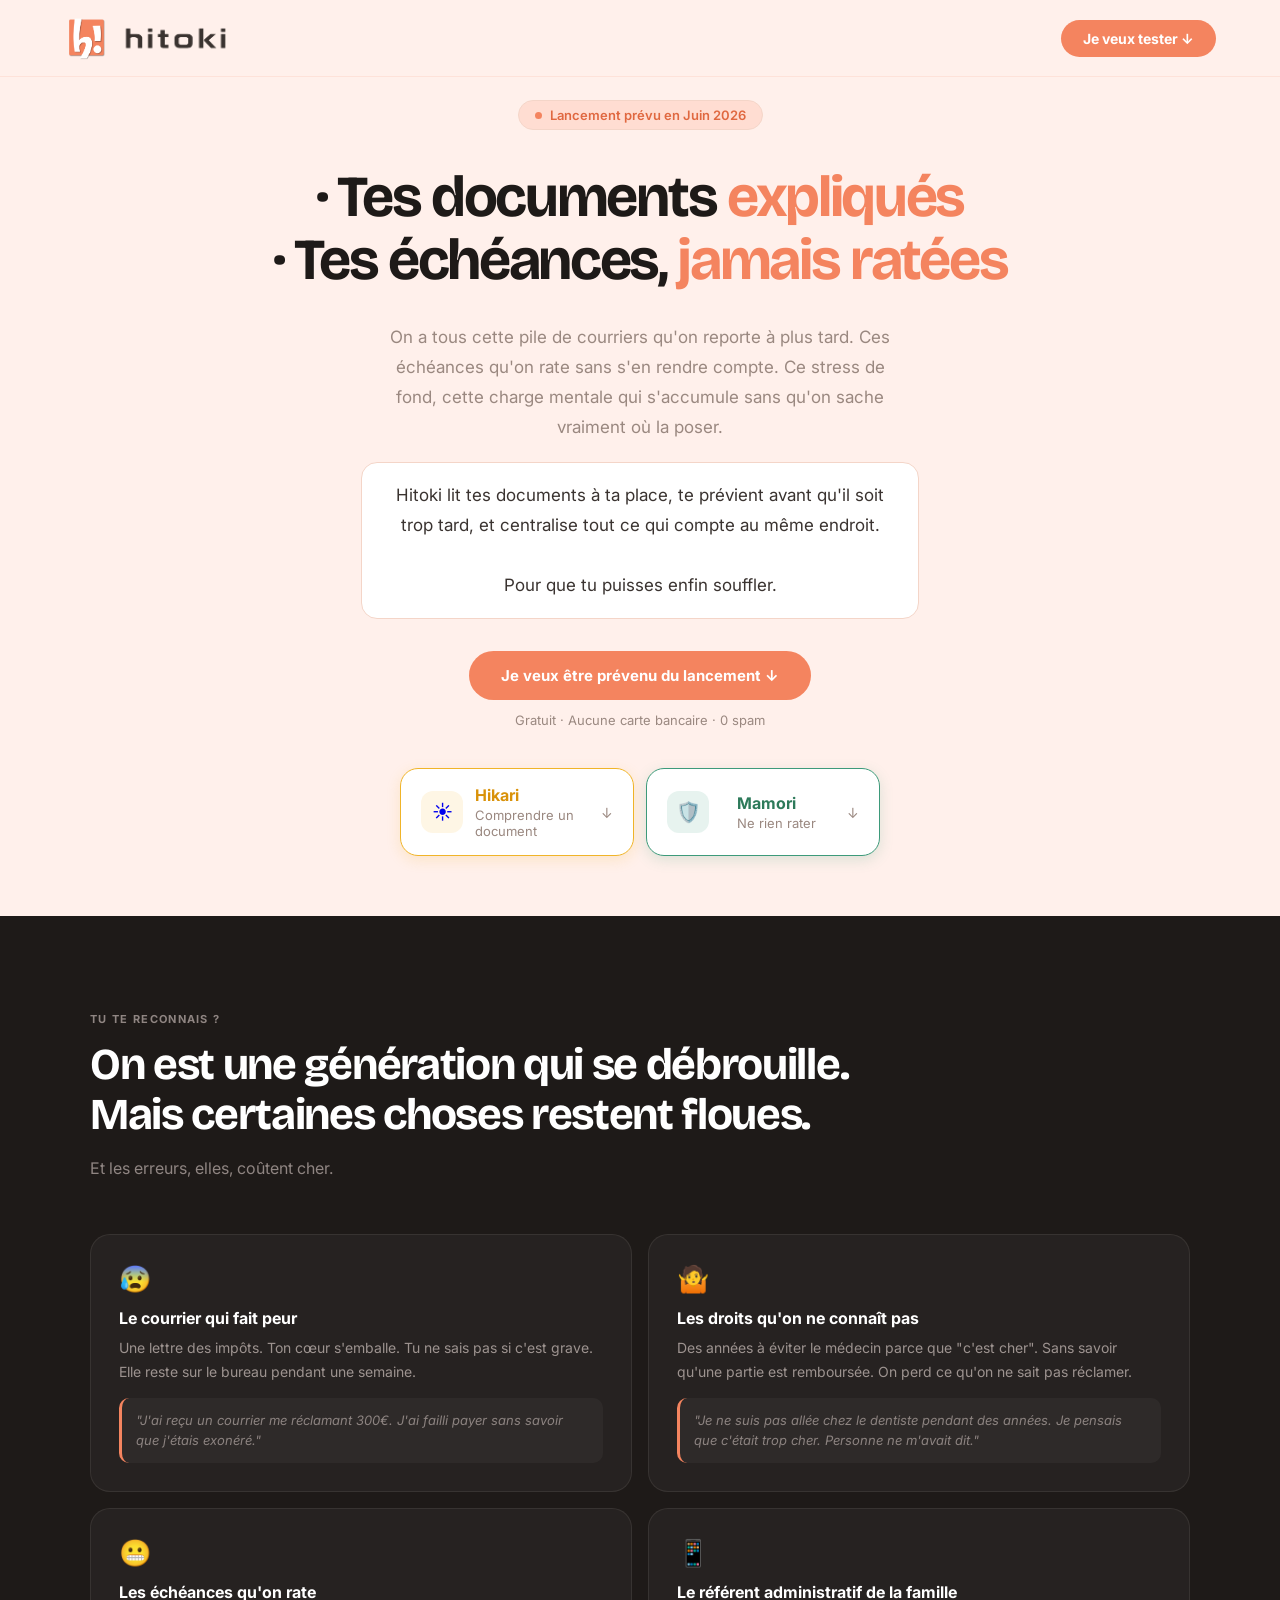
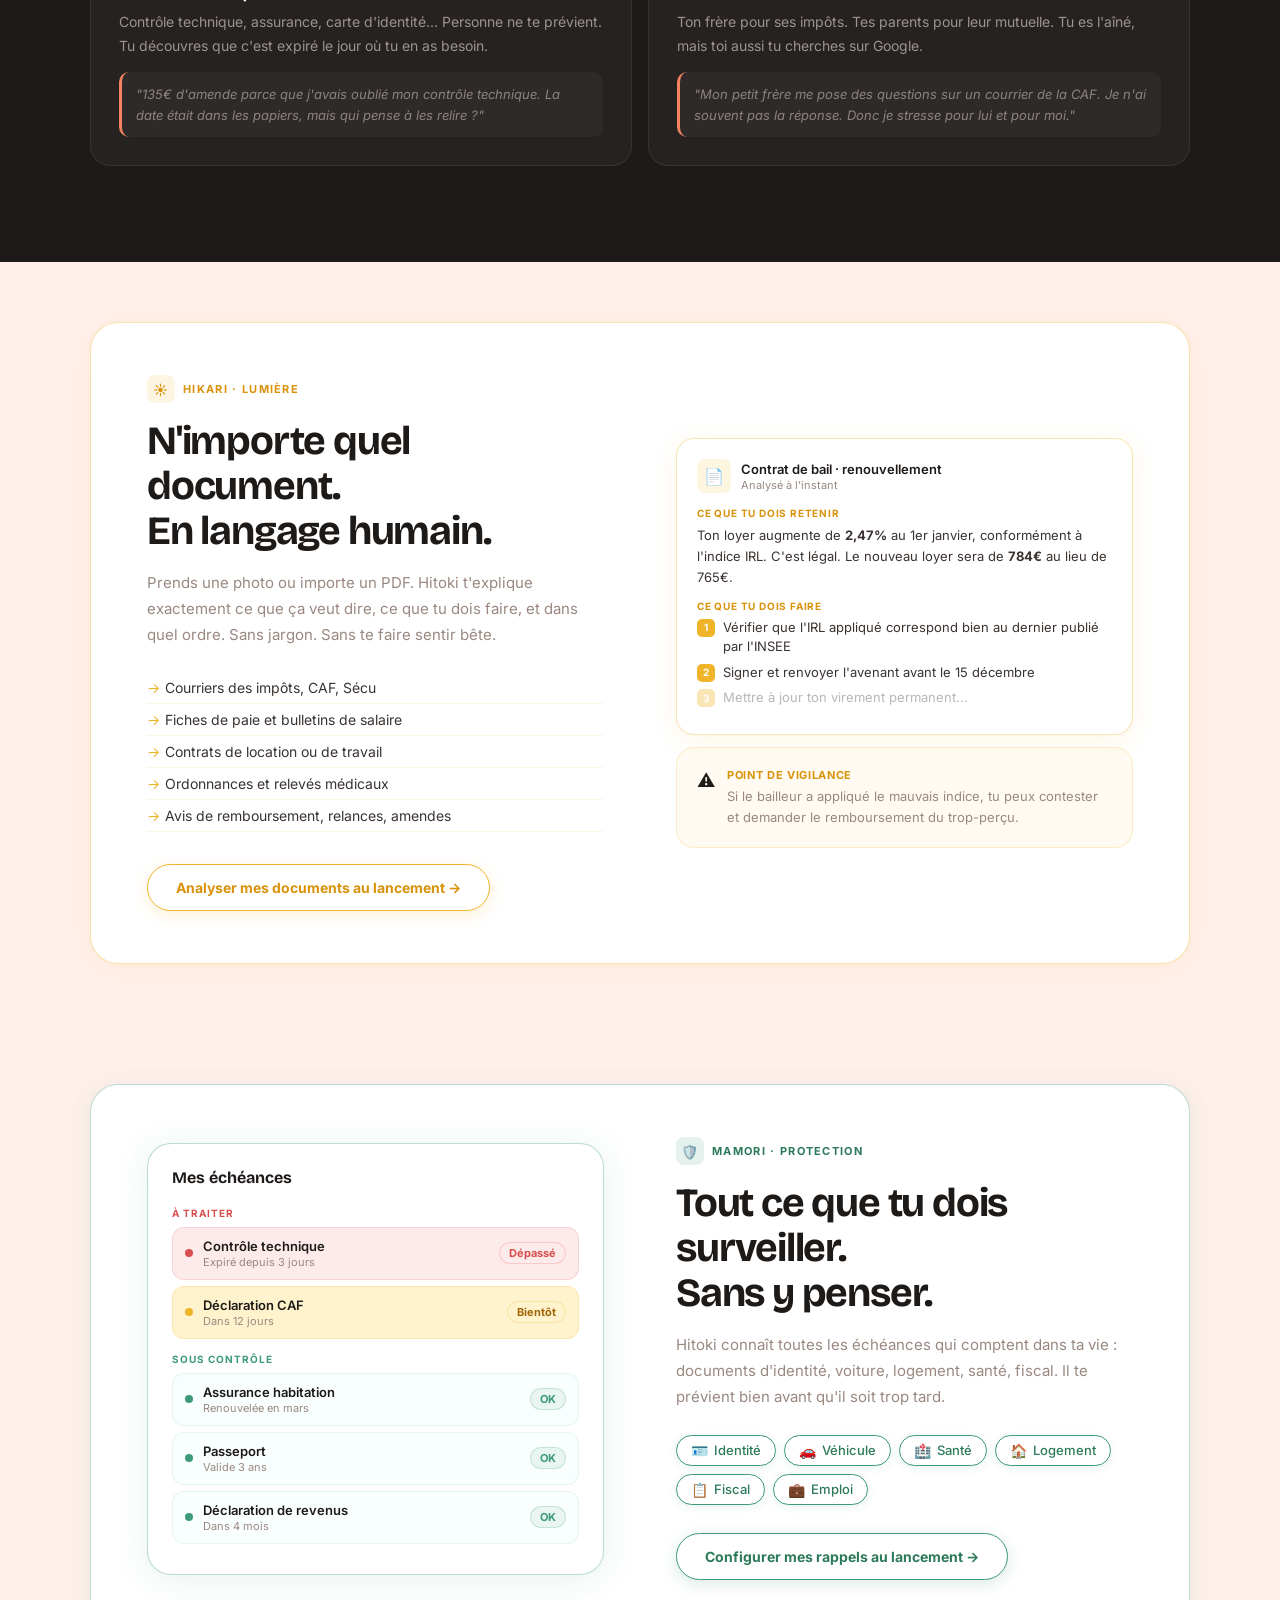
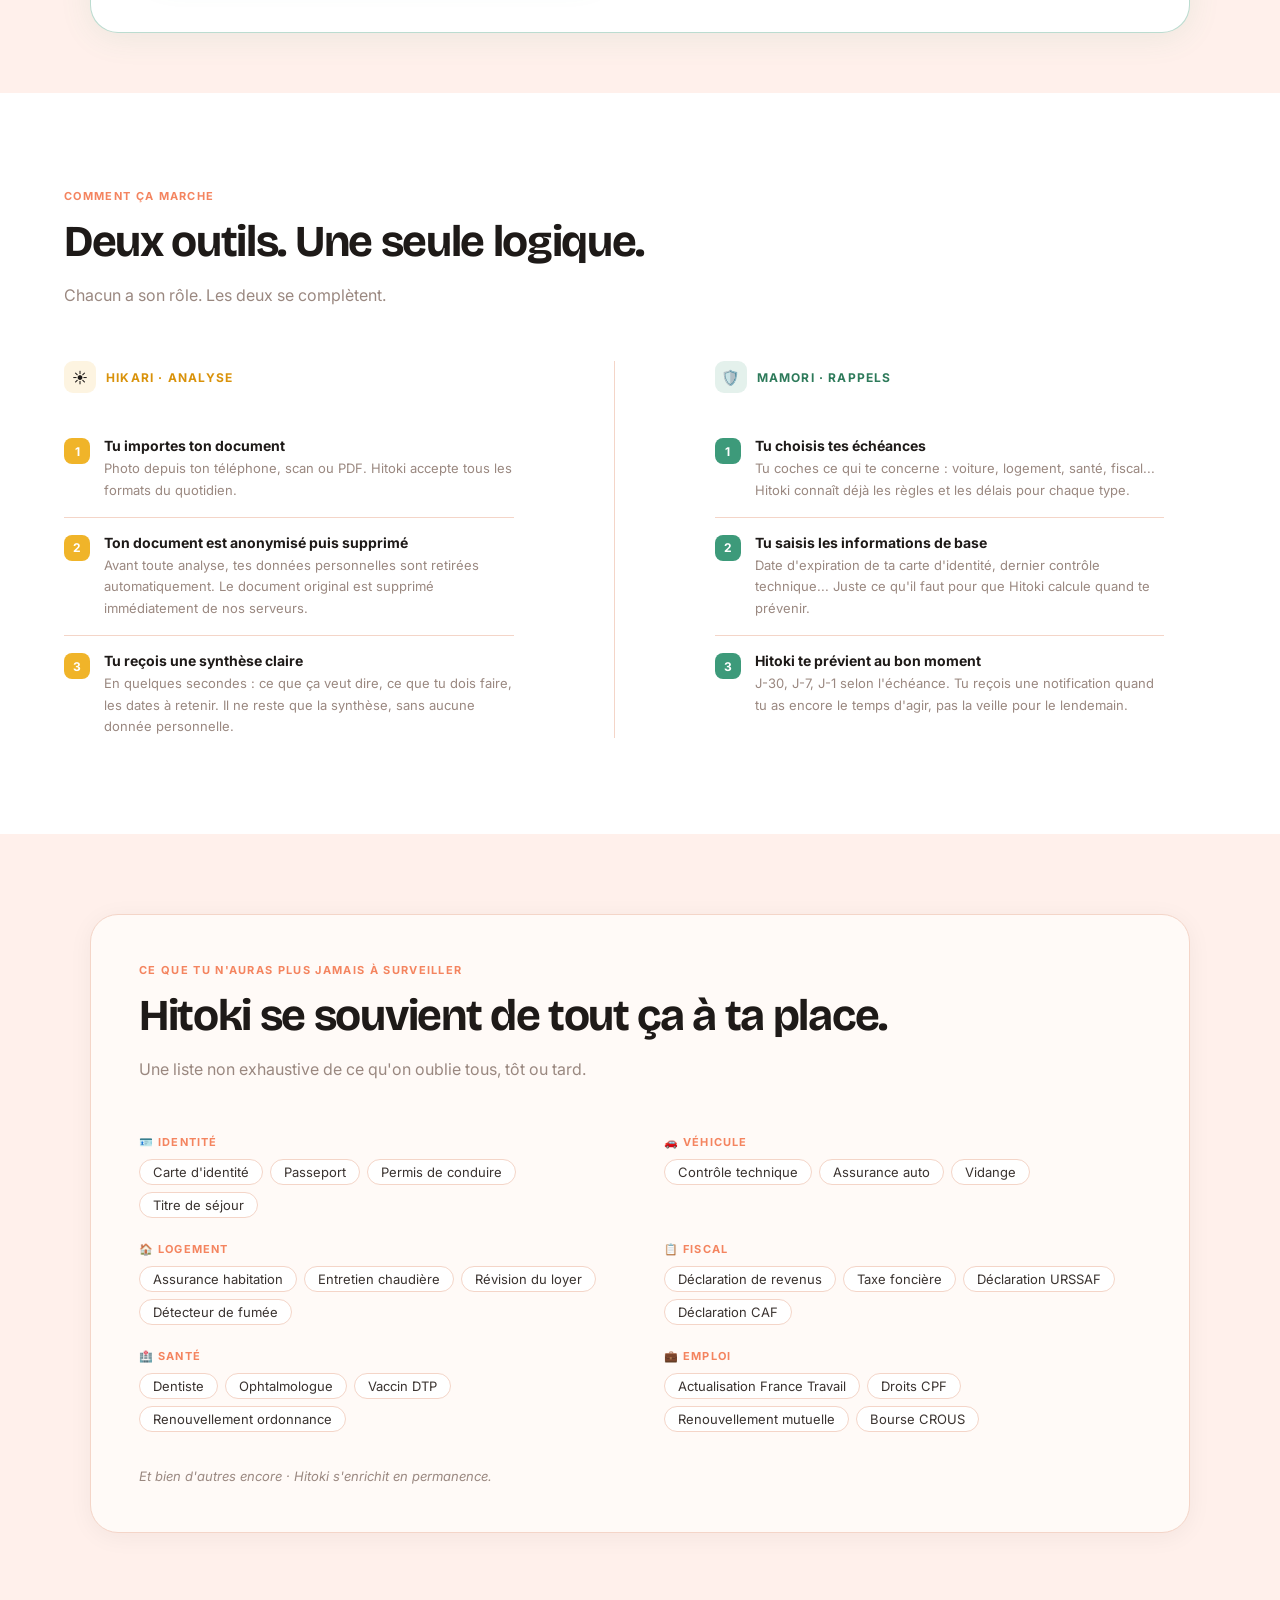
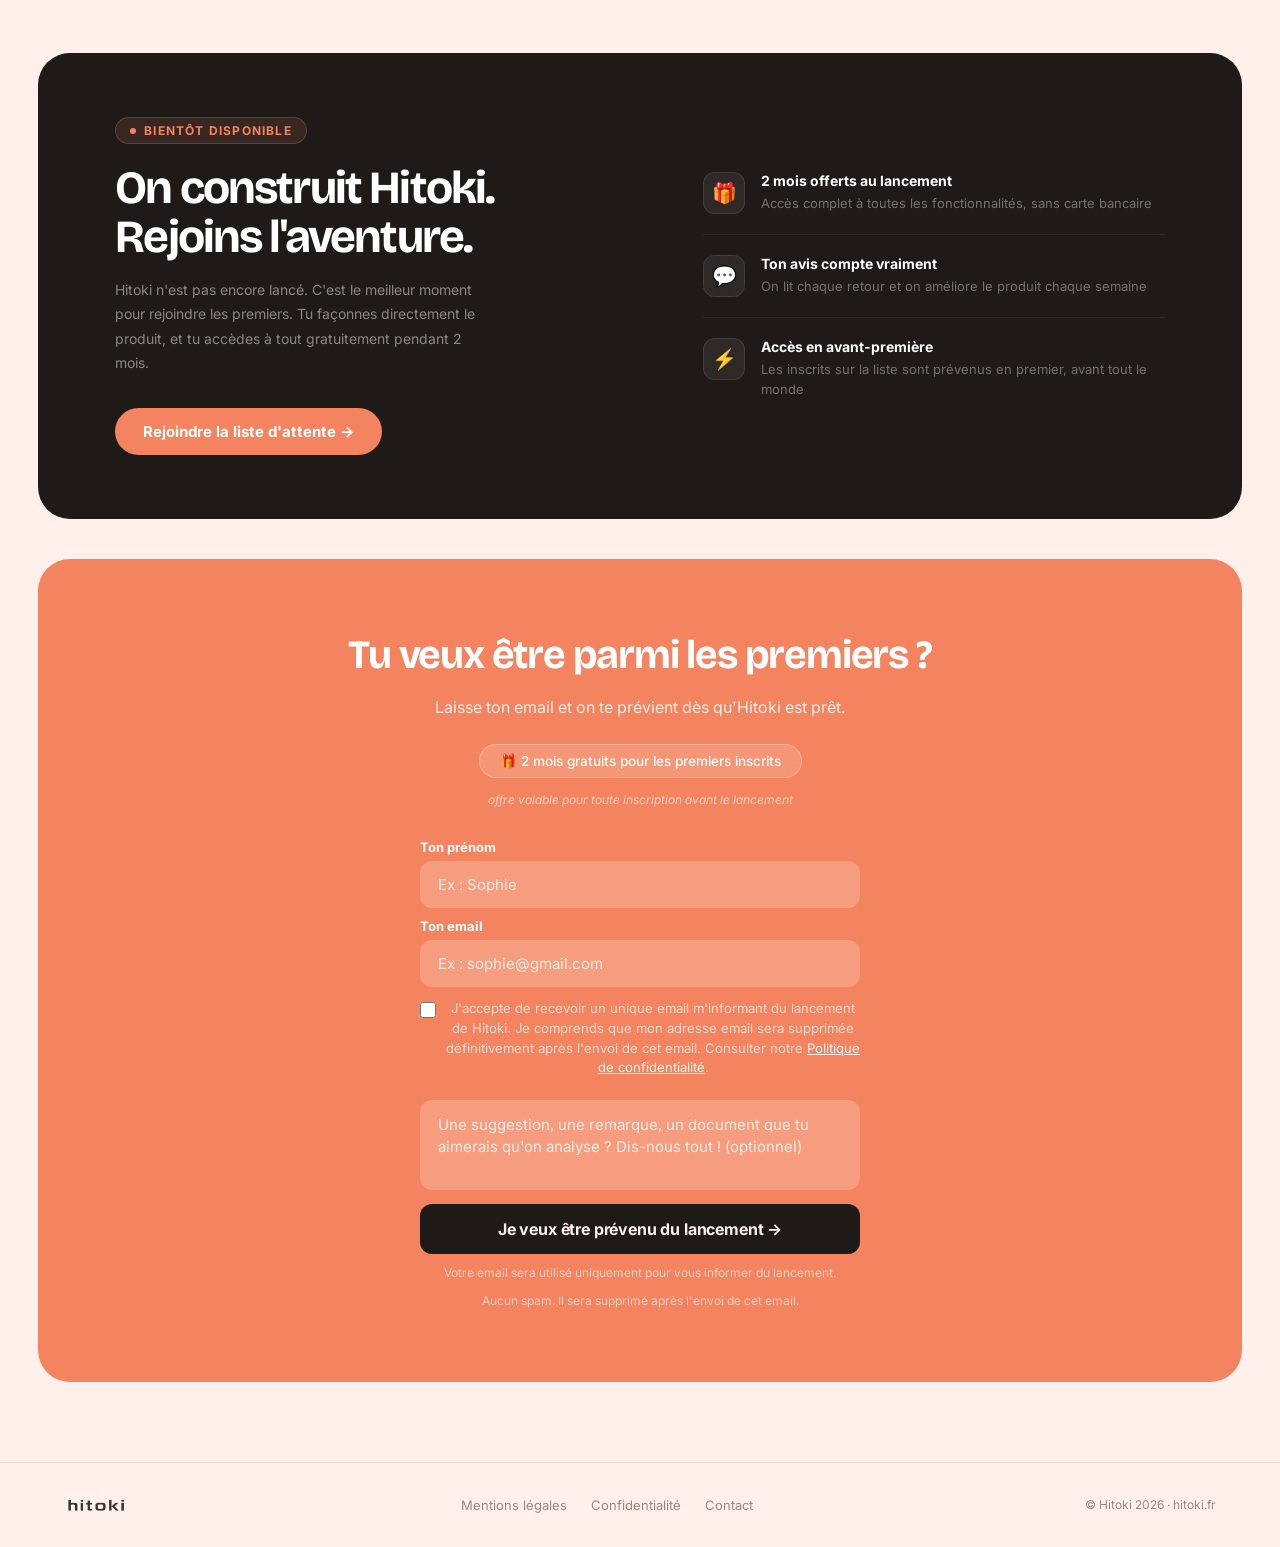
<file: index.html>
<!DOCTYPE html>
<html lang="fr">
<head>
  <meta charset="UTF-8">
  <meta name="viewport" content="width=device-width, initial-scale=1.0">
  <meta name="description" content="Hitoki lit tes courriers, contrats et fiches de paie, et t'explique quoi faire sans jargon. Rejoins la liste d'attente et accède gratuitement à toutes les fonctionnalités pendant 2 mois.">
  <title>Hitoki · Le copain qui a tout compris.</title>

  <link rel="preconnect" href="https://fonts.googleapis.com">
  <link rel="preconnect" href="https://fonts.gstatic.com" crossorigin>
  <link href="https://fonts.googleapis.com/css2?family=Bricolage+Grotesque:wght@400;500;600;700&family=Inter:wght@400;500;700&display=swap" rel="stylesheet">

  <link rel="stylesheet" href="style.css">
</head>
<body>

<!-- ── NAVBAR ── -->
<nav>
  <a href="index.html" class="logo">
    <img src="icone_hitoki_blanc.png" alt="Hitoki" height="44">
    <img src="logo_hitoki_brun.png" alt="Hitoki" height="36">
  </a>
  <a href="#formulaire" class="nav-cta">Je veux tester ↓</a>
</nav>

<!-- ── HERO ── -->
<section class="hero">
  <div class="hero-badge">
    <span class="hero-badge-dot"></span>
    Lancement prévu en Juin 2026
  </div>

  <h1>·  Tes documents <em>expliqués</em><br>·  Tes échéances, <em>jamais ratées</em></h1>

  <p class="hero-sub">
    On a tous cette pile de courriers qu'on reporte à plus tard. Ces échéances qu'on rate sans s'en rendre compte. Ce stress de fond, cette charge mentale qui s'accumule sans qu'on sache vraiment où la poser.
  </p>
  <div class="hero-solution-card">
    <p class="hero-sub hero-sub--solution">
      Hitoki lit tes documents à ta place, te prévient avant qu'il soit trop tard, et centralise tout ce qui compte au même endroit.<br><br>Pour que tu puisses enfin souffler.
    </p>
  </div>

  <div class="hero-cta-group">
    <a href="#formulaire" class="btn-primary">Je veux être prévenu du lancement ↓</a>
    <span class="hero-reassurance">Gratuit · Aucune carte bancaire · 0 spam</span>
  </div>

  <div class="hero-tools">
    <a href="#hikari" class="hero-tool hero-tool--hikari">
      <div class="hero-tool-icon hero-tool-icon--amber">☀️</div>
      <div class="hero-tool-body">
        <div class="hero-tool-name hero-tool-name--amber">Hikari</div>
        <div class="hero-tool-desc">Comprendre un document</div>
      </div>
      <span class="hero-tool-arrow">↓</span>
    </a>
    <a href="#mamori" class="hero-tool hero-tool--mamori">
      <div class="hero-tool-icon hero-tool-icon--green">🛡️</div>
      <div class="hero-tool-body">
        <div class="hero-tool-name hero-tool-name--green">Mamori</div>
        <div class="hero-tool-desc">Ne rien rater</div>
      </div>
      <span class="hero-tool-arrow">↓</span>
    </a>
  </div>
</section>

<!-- ── DOULEURS ── -->
<section class="section--pain">
  <div class="pain-inner">
    <div class="pain-header">
      <div class="section-eyebrow section-eyebrow--light">Tu te reconnais ?</div>
      <h2 class="section-title section-title--light">On est une génération qui se débrouille.<br>Mais certaines choses restent floues.</h2>
      <p class="section-sub section-sub--light">Et les erreurs, elles, coûtent cher.</p>
    </div>

    <div class="pain-grid" id="pain-grid">
      <div class="pain-card">
        <div class="pain-emoji">😰</div>
        <div class="pain-title">Le courrier qui fait peur</div>
        <p class="pain-text">Une lettre des impôts. Ton cœur s'emballe. Tu ne sais pas si c'est grave. Elle reste sur le bureau pendant une semaine.</p>
        <blockquote class="pain-quote">"J'ai reçu un courrier me réclamant 300€. J'ai failli payer sans savoir que j'étais exonéré."</blockquote>
      </div>
      <div class="pain-card">
        <div class="pain-emoji">🤷</div>
        <div class="pain-title">Les droits qu'on ne connaît pas</div>
        <p class="pain-text">Des années à éviter le médecin parce que "c'est cher". Sans savoir qu'une partie est remboursée. On perd ce qu'on ne sait pas réclamer.</p>
        <blockquote class="pain-quote">"Je ne suis pas allée chez le dentiste pendant des années. Je pensais que c'était trop cher. Personne ne m'avait dit."</blockquote>
      </div>
      <div class="pain-card">
        <div class="pain-emoji">😬</div>
        <div class="pain-title">Les échéances qu'on rate</div>
        <p class="pain-text">Contrôle technique, assurance, carte d'identité... Personne ne te prévient. Tu découvres que c'est expiré le jour où tu en as besoin.</p>
        <blockquote class="pain-quote">"135€ d'amende parce que j'avais oublié mon contrôle technique. La date était dans les papiers, mais qui pense à les relire ?"</blockquote>
      </div>
      <div class="pain-card">
        <div class="pain-emoji">📱</div>
        <div class="pain-title">Le référent administratif de la famille</div>
        <p class="pain-text">Ton frère pour ses impôts. Tes parents pour leur mutuelle. Tu es l'aîné, mais toi aussi tu cherches sur Google.</p>
        <blockquote class="pain-quote">"Mon petit frère me pose des questions sur un courrier de la CAF. Je n'ai souvent pas la réponse. Donc je stresse pour lui et pour moi."</blockquote>
      </div>
    </div>
    <div class="pain-dots" id="pain-dots">
      <span class="pain-dot pain-dot--active"></span>
      <span class="pain-dot"></span>
      <span class="pain-dot"></span>
      <span class="pain-dot"></span>
      <span class="pain-scroll-hint">→</span>
    </div>
  </div>
</section>

<!-- ── HIKARI ── -->
<div class="solution-block" id="hikari">
  <div class="solution-card solution-card--amber">
    <div class="solution-inner">
      <div class="solution-text">
        <div class="solution-eyebrow solution-eyebrow--amber">
          <span class="solution-eyebrow-icon solution-eyebrow-icon--amber">☀️</span>
          Hikari · lumière
        </div>
        <h2 class="solution-title solution-title--dark">N'importe quel document.<br>En langage humain.</h2>
        <p class="solution-desc solution-desc--muted">Prends une photo ou importe un PDF. Hitoki t'explique exactement ce que ça veut dire, ce que tu dois faire, et dans quel ordre. Sans jargon. Sans te faire sentir bête.</p>
        <ul class="solution-list--amber">
          <li>Courriers des impôts, CAF, Sécu</li>
          <li>Fiches de paie et bulletins de salaire</li>
          <li>Contrats de location ou de travail</li>
          <li>Ordonnances et relevés médicaux</li>
          <li>Avis de remboursement, relances, amendes</li>
        </ul>
        <a href="#formulaire" class="btn-hikari">Analyser mes documents au lancement →</a>
      </div>

      <div class="solution-visual">
        <div class="sv-card">
          <div class="sv-header">
            <div class="sv-icon sv-icon--amber">📄</div>
            <div>
              <div class="sv-doc-name">Contrat de bail · renouvellement</div>
              <div class="sv-doc-date">Analysé à l'instant</div>
            </div>
          </div>
          <div class="sv-section">
            <div class="sv-section-label sv-section-label--amber">Ce que tu dois retenir</div>
            <p class="sv-section-text">Ton loyer augmente de <strong>2,47%</strong> au 1er janvier, conformément à l'indice IRL. C'est légal. Le nouveau loyer sera de <strong>784€</strong> au lieu de 765€.</p>
          </div>
          <div class="sv-section">
            <div class="sv-section-label sv-section-label--amber">Ce que tu dois faire</div>
            <div class="sv-step"><span class="sv-step-n sv-step-n--amber">1</span> Vérifier que l'IRL appliqué correspond bien au dernier publié par l'INSEE</div>
            <div class="sv-step"><span class="sv-step-n sv-step-n--amber">2</span> Signer et renvoyer l'avenant avant le 15 décembre</div>
            <div class="sv-step sv-step--faded"><span class="sv-step-n sv-step-n--amber">3</span> Mettre à jour ton virement permanent...</div>
          </div>
        </div>
        <div class="sv-card sv-card--risk sv-card--risk-amber">
          <div class="sv-risk-icon">⚠️</div>
          <div>
            <div class="sv-risk-label sv-risk-label--amber">Point de vigilance</div>
            <div class="sv-risk-text">Si le bailleur a appliqué le mauvais indice, tu peux contester et demander le remboursement du trop-perçu.</div>
          </div>
        </div>
      </div>
    </div>
  </div>
</div>

<!-- ── MAMORI ── -->
<div class="mamori-block" id="mamori">
  <div class="solution-card solution-card--green">
    <div class="mamori-inner">
      <div class="mamori-visual">
        <div class="mamori-dash">
          <div class="mamori-dash-title">Mes échéances</div>
          <div class="mamori-section-label mamori-section-label--urgent">À traiter</div>
          <div class="mamori-item mamori-item--urgent">
            <div class="mamori-dot mamori-dot--urgent"></div>
            <div class="mamori-item-info">
              <div class="mamori-item-name">Contrôle technique</div>
              <div class="mamori-item-date">Expiré depuis 3 jours</div>
            </div>
            <div class="mamori-item-badge mamori-item-badge--urgent">Dépassé</div>
          </div>
          <div class="mamori-item mamori-item--approche">
            <div class="mamori-dot mamori-dot--approche"></div>
            <div class="mamori-item-info">
              <div class="mamori-item-name">Déclaration CAF</div>
              <div class="mamori-item-date">Dans 12 jours</div>
            </div>
            <div class="mamori-item-badge mamori-item-badge--approche">Bientôt</div>
          </div>
          <div class="mamori-section-label mamori-section-label--ok">Sous contrôle</div>
          <div class="mamori-item mamori-item--ok">
            <div class="mamori-dot mamori-dot--ok"></div>
            <div class="mamori-item-info">
              <div class="mamori-item-name">Assurance habitation</div>
              <div class="mamori-item-date">Renouvelée en mars</div>
            </div>
            <div class="mamori-item-badge mamori-item-badge--ok">OK</div>
          </div>
          <div class="mamori-item mamori-item--ok">
            <div class="mamori-dot mamori-dot--ok"></div>
            <div class="mamori-item-info">
              <div class="mamori-item-name">Passeport</div>
              <div class="mamori-item-date">Valide 3 ans</div>
            </div>
            <div class="mamori-item-badge mamori-item-badge--ok">OK</div>
          </div>
          <div class="mamori-item mamori-item--ok">
            <div class="mamori-dot mamori-dot--ok"></div>
            <div class="mamori-item-info">
              <div class="mamori-item-name">Déclaration de revenus</div>
              <div class="mamori-item-date">Dans 4 mois</div>
            </div>
            <div class="mamori-item-badge mamori-item-badge--ok">OK</div>
          </div>
        </div>
      </div>

      <div class="mamori-text">
        <div class="solution-eyebrow solution-eyebrow--green">
          <span class="solution-eyebrow-icon solution-eyebrow-icon--green">🛡️</span>
          Mamori · protection
        </div>
        <h2 class="solution-title solution-title--dark">Tout ce que tu dois surveiller.<br>Sans y penser.</h2>
        <p class="solution-desc solution-desc--muted">Hitoki connaît toutes les échéances qui comptent dans ta vie : documents d'identité, voiture, logement, santé, fiscal. Il te prévient bien avant qu'il soit trop tard.</p>
        <div class="mamori-categories">
          <div class="mamori-cat mamori-cat--green"><span>🪪</span> Identité</div>
          <div class="mamori-cat mamori-cat--green"><span>🚗</span> Véhicule</div>
          <div class="mamori-cat mamori-cat--green"><span>🏥</span> Santé</div>
          <div class="mamori-cat mamori-cat--green"><span>🏠</span> Logement</div>
          <div class="mamori-cat mamori-cat--green"><span>📋</span> Fiscal</div>
          <div class="mamori-cat mamori-cat--green"><span>💼</span> Emploi</div>
        </div>
        <a href="#formulaire" class="btn-mamori">Configurer mes rappels au lancement →</a>
      </div>
    </div>
  </div>
</div>

<!-- ── COMMENT CA MARCHE ── -->
<section class="how-section">
  <div class="section-eyebrow">Comment ça marche</div>
  <h2 class="section-title">Deux outils. Une seule logique.</h2>
  <p class="section-sub">Chacun a son rôle. Les deux se complètent.</p>

  <div class="how-grid">
    <div class="how-col how-col--hikari">
      <div class="how-col-header">
        <span class="how-col-icon-wrap how-col-icon-wrap--amber">☀️</span>
        <span class="how-col-name how-col-name--amber">Hikari · analyse</span>
      </div>
      <div class="how-step-item">
        <div class="how-num how-num--amber">1</div>
        <div>
          <div class="how-title">Tu importes ton document</div>
          <p class="how-text">Photo depuis ton téléphone, scan ou PDF. Hitoki accepte tous les formats du quotidien.</p>
        </div>
      </div>
      <div class="how-step-item">
        <div class="how-num how-num--amber">2</div>
        <div>
          <div class="how-title">Ton document est anonymisé puis supprimé</div>
          <p class="how-text">Avant toute analyse, tes données personnelles sont retirées automatiquement. Le document original est supprimé immédiatement de nos serveurs.</p>
        </div>
      </div>
      <div class="how-step-item">
        <div class="how-num how-num--amber">3</div>
        <div>
          <div class="how-title">Tu reçois une synthèse claire</div>
          <p class="how-text">En quelques secondes : ce que ça veut dire, ce que tu dois faire, les dates à retenir. Il ne reste que la synthèse, sans aucune donnée personnelle.</p>
        </div>
      </div>
    </div>

    <div class="how-divider"></div>

    <div class="how-col how-col--mamori">
      <div class="how-col-header">
        <span class="how-col-icon-wrap how-col-icon-wrap--green">🛡️</span>
        <span class="how-col-name how-col-name--green">Mamori · rappels</span>
      </div>
      <div class="how-step-item">
        <div class="how-num how-num--green">1</div>
        <div>
          <div class="how-title">Tu choisis tes échéances</div>
          <p class="how-text">Tu coches ce qui te concerne : voiture, logement, santé, fiscal... Hitoki connaît déjà les règles et les délais pour chaque type.</p>
        </div>
      </div>
      <div class="how-step-item">
        <div class="how-num how-num--green">2</div>
        <div>
          <div class="how-title">Tu saisis les informations de base</div>
          <p class="how-text">Date d'expiration de ta carte d'identité, dernier contrôle technique... Juste ce qu'il faut pour que Hitoki calcule quand te prévenir.</p>
        </div>
      </div>
      <div class="how-step-item">
        <div class="how-num how-num--green">3</div>
        <div>
          <div class="how-title">Hitoki te prévient au bon moment</div>
          <p class="how-text">J-30, J-7, J-1 selon l'échéance. Tu reçois une notification quand tu as encore le temps d'agir, pas la veille pour le lendemain.</p>
        </div>
      </div>
    </div>
  </div>
</section>

<!-- ── RAPPELS ── -->
<section class="reminders-section">
  <div class="reminders-card">
    <div class="section-eyebrow">Ce que tu n'auras plus jamais à surveiller</div>
    <h2 class="section-title">Hitoki se souvient de tout ça à ta place.</h2>
    <p class="section-sub">Une liste non exhaustive de ce qu'on oublie tous, tôt ou tard.</p>

    <div class="reminders-grid">
      <div class="reminder-group">
        <div class="reminder-group-label">🪪 Identité</div>
        <div class="reminder-tags">
          <span class="reminder-tag">Carte d'identité</span>
          <span class="reminder-tag">Passeport</span>
          <span class="reminder-tag">Permis de conduire</span>
          <span class="reminder-tag">Titre de séjour</span>
        </div>
      </div>
      <div class="reminder-group">
        <div class="reminder-group-label">🚗 Véhicule</div>
        <div class="reminder-tags">
          <span class="reminder-tag">Contrôle technique</span>
          <span class="reminder-tag">Assurance auto</span>
          <span class="reminder-tag">Vidange</span>
        </div>
      </div>
      <div class="reminder-group">
        <div class="reminder-group-label">🏠 Logement</div>
        <div class="reminder-tags">
          <span class="reminder-tag">Assurance habitation</span>
          <span class="reminder-tag">Entretien chaudière</span>
          <span class="reminder-tag">Révision du loyer</span>
          <span class="reminder-tag">Détecteur de fumée</span>
        </div>
      </div>
      <div class="reminder-group">
        <div class="reminder-group-label">📋 Fiscal</div>
        <div class="reminder-tags">
          <span class="reminder-tag">Déclaration de revenus</span>
          <span class="reminder-tag">Taxe foncière</span>
          <span class="reminder-tag">Déclaration URSSAF</span>
          <span class="reminder-tag">Déclaration CAF</span>
        </div>
      </div>
      <div class="reminder-group">
        <div class="reminder-group-label">🏥 Santé</div>
        <div class="reminder-tags">
          <span class="reminder-tag">Dentiste</span>
          <span class="reminder-tag">Ophtalmologue</span>
          <span class="reminder-tag">Vaccin DTP</span>
          <span class="reminder-tag">Renouvellement ordonnance</span>
        </div>
      </div>
      <div class="reminder-group">
        <div class="reminder-group-label">💼 Emploi</div>
        <div class="reminder-tags">
          <span class="reminder-tag">Actualisation France Travail</span>
          <span class="reminder-tag">Droits CPF</span>
          <span class="reminder-tag">Renouvellement mutuelle</span>
          <span class="reminder-tag">Bourse CROUS</span>
        </div>
      </div>
    </div>
    <p class="reminders-note">Et bien d'autres encore · Hitoki s'enrichit en permanence.</p>
  </div>
</section>

<!-- ── BIENTOT DISPONIBLE ── -->
<section class="participate-block">
  <div class="participate-inner">
    <div class="participate-left">
      <div class="participate-badge">
        <span class="participate-badge-dot"></span>
        Bientôt disponible
      </div>
      <h2 class="participate-title">On construit Hitoki.<br>Rejoins l'aventure.</h2>
      <p class="participate-text">Hitoki n'est pas encore lancé. C'est le meilleur moment pour rejoindre les premiers. Tu façonnes directement le produit, et tu accèdes à tout gratuitement pendant 2 mois.</p>
      <a href="#formulaire" class="participate-cta">Rejoindre la liste d'attente →</a>
    </div>
    <div class="participate-right">
      <div class="participate-item">
        <div class="participate-icon">🎁</div>
        <div>
          <div class="participate-item-title">2 mois offerts au lancement</div>
          <div class="participate-item-sub">Accès complet à toutes les fonctionnalités, sans carte bancaire</div>
        </div>
      </div>
      <div class="participate-item">
        <div class="participate-icon">💬</div>
        <div>
          <div class="participate-item-title">Ton avis compte vraiment</div>
          <div class="participate-item-sub">On lit chaque retour et on améliore le produit chaque semaine</div>
        </div>
      </div>
      <div class="participate-item">
        <div class="participate-icon">⚡</div>
        <div>
          <div class="participate-item-title">Accès en avant-première</div>
          <div class="participate-item-sub">Les inscrits sur la liste sont prévenus en premier, avant tout le monde</div>
        </div>
      </div>
    </div>
  </div>
</section>

<!-- ── FORMULAIRE (Web3Forms) ── -->
<div class="form-section" id="formulaire">
  <h2 class="form-title">Tu veux être parmi les premiers ?</h2>
  <p class="form-intro">Laisse ton email et on te prévient dès qu'Hitoki est prêt.</p>
  <span class="form-offer">🎁 2 mois gratuits pour les premiers inscrits</span>
  <span class="form-offer-note">offre valable pour toute inscription avant le lancement</span>

  <div class="form-wrapper">
    <form id="form-container">
      <input type="hidden" name="access_key" value="69e9583b-8713-4d02-9dc2-13e078edf11e">
      <input type="hidden" name="subject"    value="Nouvelle inscription · liste d'attente Hitoki">
      <input type="hidden" name="source"     value="landing_page_v2">
      <input type="hidden" name="consent_version" value="1.0">
      <div class="form-row">
        <div class="form-field">
          <label class="form-label">Ton prénom</label>
          <input type="text" class="form-input" name="prenom" placeholder="Ex : Sophie" required>
        </div>
        <div class="form-field">
          <label class="form-label">Ton email</label>
          <input type="email" class="form-input" name="email" placeholder="Ex : sophie@gmail.com" required>
        </div>
      </div>
      <label class="form-consent">
        <input type="checkbox" name="consent" required>
        <span>J'accepte de recevoir un unique email m'informant du lancement de Hitoki. Je comprends que mon adresse email sera supprimée définitivement après l'envoi de cet email. Consulter notre <a href="confidentialite.html" target="_blank">Politique de confidentialité</a>.</span>
      </label>
      <textarea class="form-input form-message" name="message" placeholder="Une suggestion, une remarque, un document que tu aimerais qu'on analyse ? Dis-nous tout ! (optionnel)"></textarea>
      <button type="submit" class="form-submit">
        Je veux être prévenu du lancement →
      </button>
      <p class="form-legal">Votre email sera utilisé uniquement pour vous informer du lancement.</p>
      <p class="form-legal">Aucun spam. Il sera supprimé après l'envoi de cet email.</p>
    </form>

    <div class="confirmation" id="confirmation">
      <div class="confirmation-icon">🎉</div>
      <div class="confirmation-title">Tu es sur la liste !</div>
      <div class="confirmation-text">On te prévient dès qu'Hitoki est prêt. Tu seras parmi les premiers à tester gratuitement.</div>
    </div>
  </div>
</div>

<button type="button" id="back-to-top" title="Retour en haut">↑</button>

<!-- ── FOOTER ── -->
<footer>
  <div class="footer-logo">
    <img src="logo_hitoki_brun.png" alt="Hitoki" height="20">
  </div>
  <div class="footer-links">
    <a href="mentions-legales.html">Mentions légales</a>
    <a href="confidentialite.html">Confidentialité</a>
    <a href="contact.html">Contact</a>
  </div>
  <div class="footer-copy">© Hitoki 2026 · hitoki.fr</div>
</footer>

<script>
  const backToTop = document.getElementById('back-to-top');
  window.addEventListener('scroll', () => {
    backToTop.classList.toggle('visible', window.scrollY > 400);
  });
  backToTop.addEventListener('click', () => {
    window.scrollTo({ top: 0, behavior: 'smooth' });
  });

  function initPainDots() {
    if (window.innerWidth > 640) return;
    const grid = document.getElementById('pain-grid');
    const dots = document.querySelectorAll('#pain-dots .pain-dot');
    const hint = document.querySelector('#pain-dots .pain-scroll-hint');
    const cards = grid ? grid.querySelectorAll('.pain-card') : [];
    if (!grid || !dots.length) return;
    grid.addEventListener('scroll', () => {
      const cardWidth = cards[0].offsetWidth;
      const index = Math.round(grid.scrollLeft / cardWidth);
      dots.forEach((dot, i) => dot.classList.toggle('pain-dot--active', i === index));
      if (hint) hint.classList.toggle('hidden', index >= cards.length - 1);
    }, { passive: true });
  }
  document.addEventListener('DOMContentLoaded', initPainDots);
  window.addEventListener('resize', initPainDots);

  const form = document.getElementById('form-container');
  const confirmation = document.getElementById('confirmation');
  form.addEventListener('submit', async function (e) {
    e.preventDefault();
    const data = new FormData(form);
    const object = Object.fromEntries(data);
    const json = JSON.stringify(object);
    try {
      const res = await fetch('https://api.web3forms.com/submit', {
        method: 'POST',
        headers: { 'Content-Type': 'application/json', 'Accept': 'application/json' },
        body: json
      });
      const result = await res.json();
      if (result.success) {
        form.style.display = 'none';
        confirmation.style.display = 'flex';
      } else {
        alert('Une erreur est survenue. Réessaie dans quelques instants.');
      }
    } catch (err) {
      alert('Impossible d\'envoyer le formulaire. Vérifie ta connexion.');
    }
  });
</script>

</body>
</html>
</file>
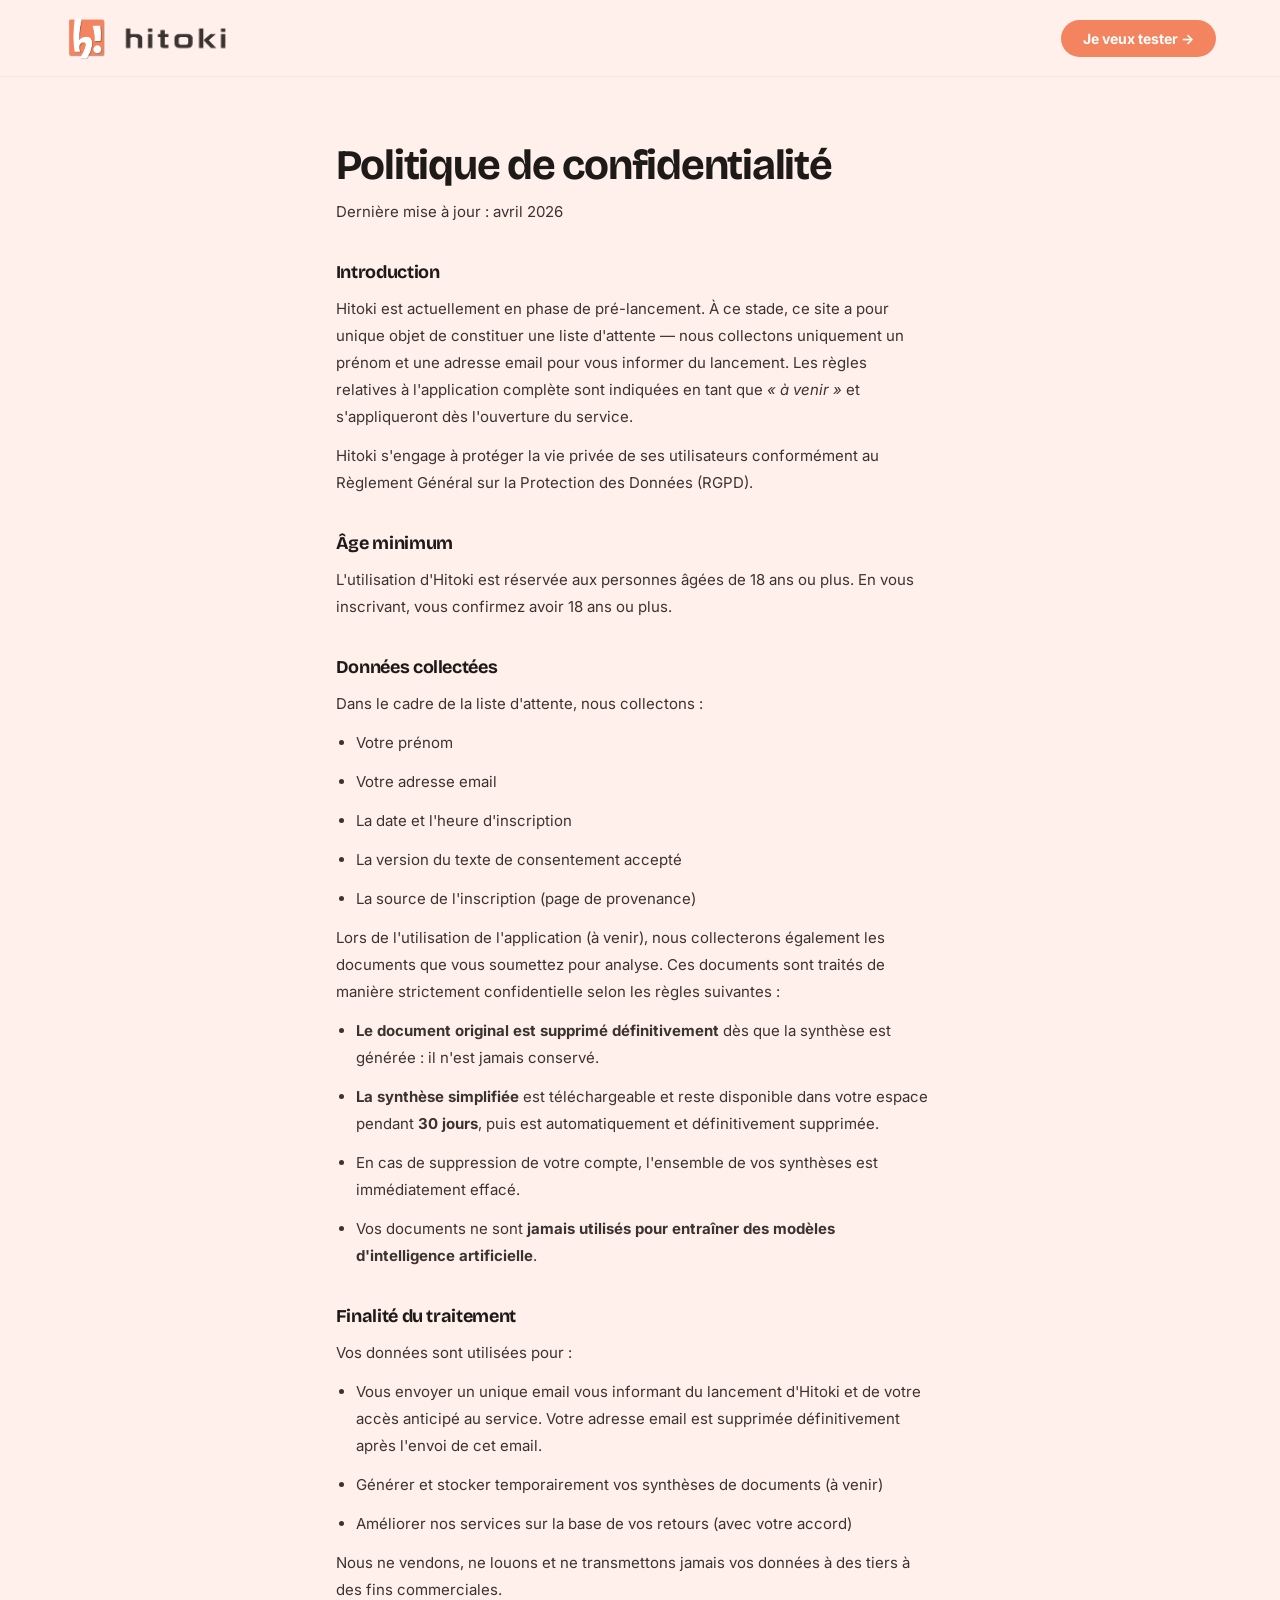
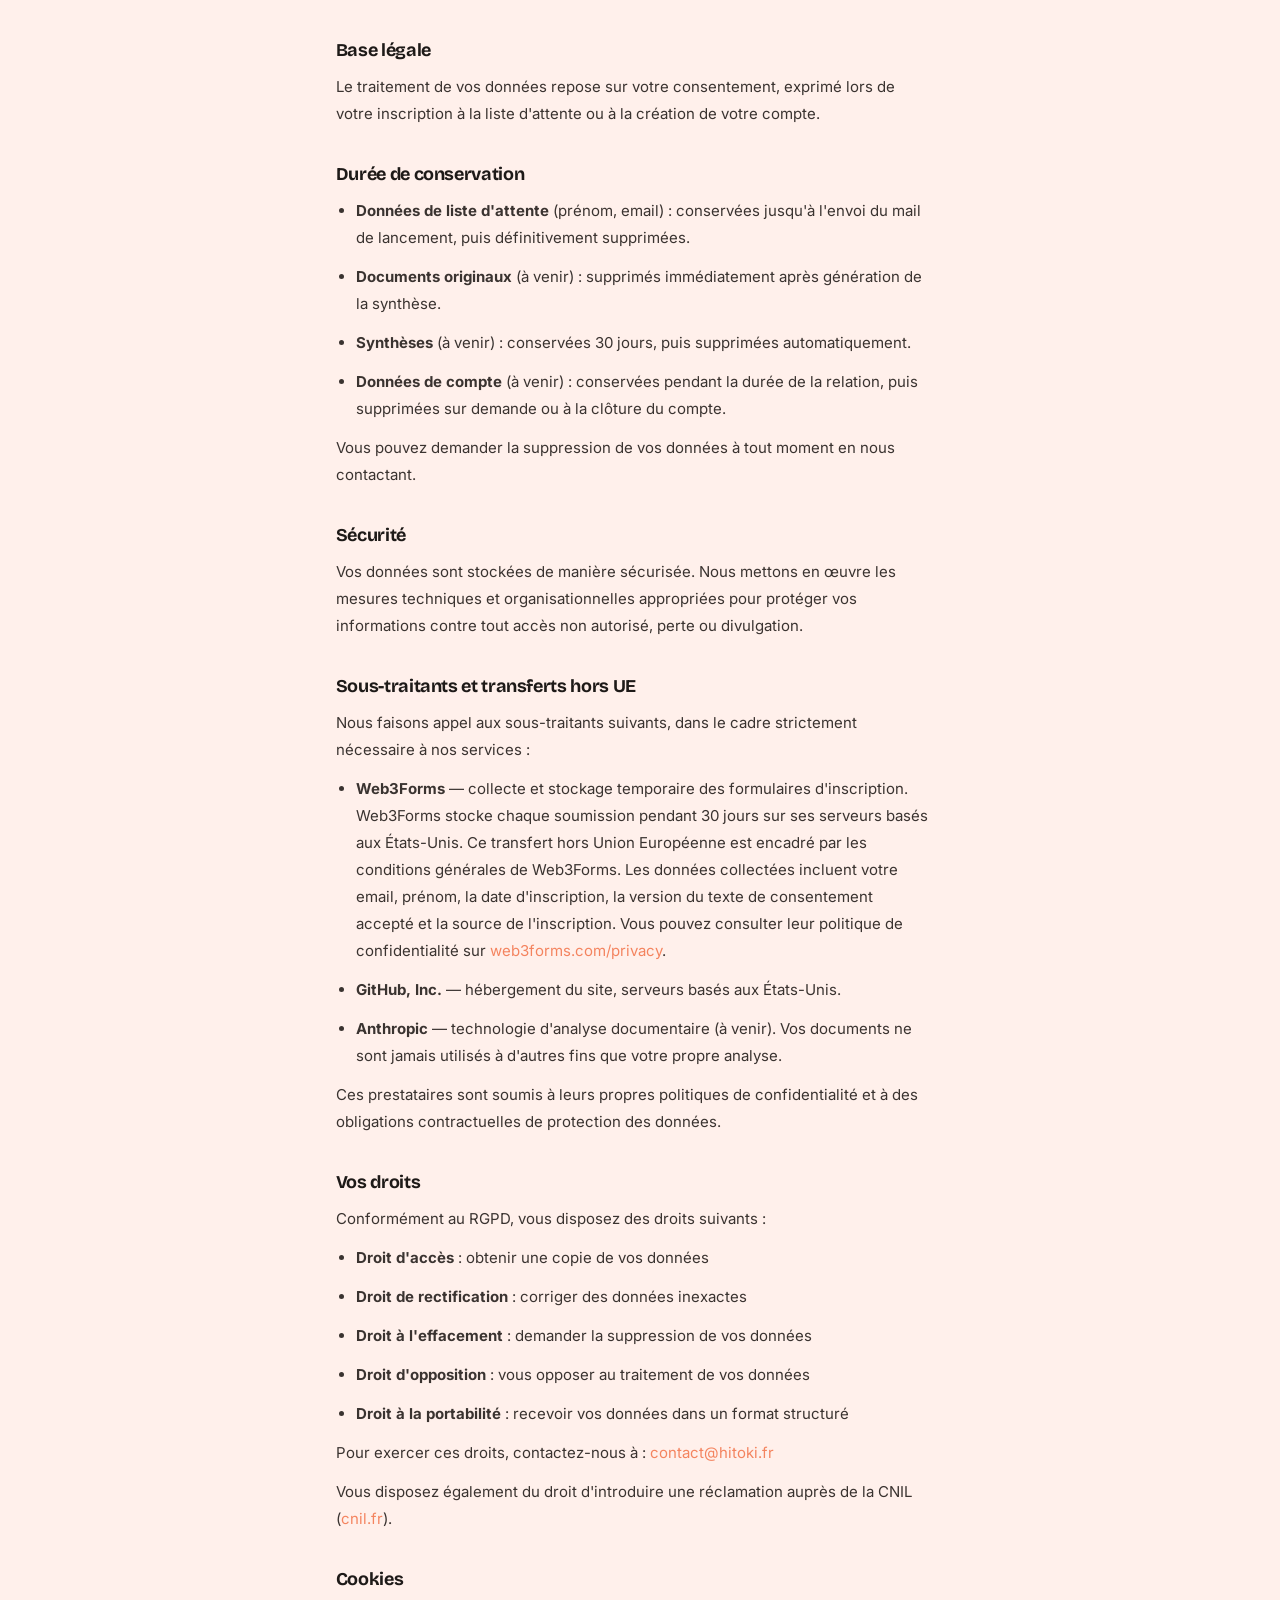
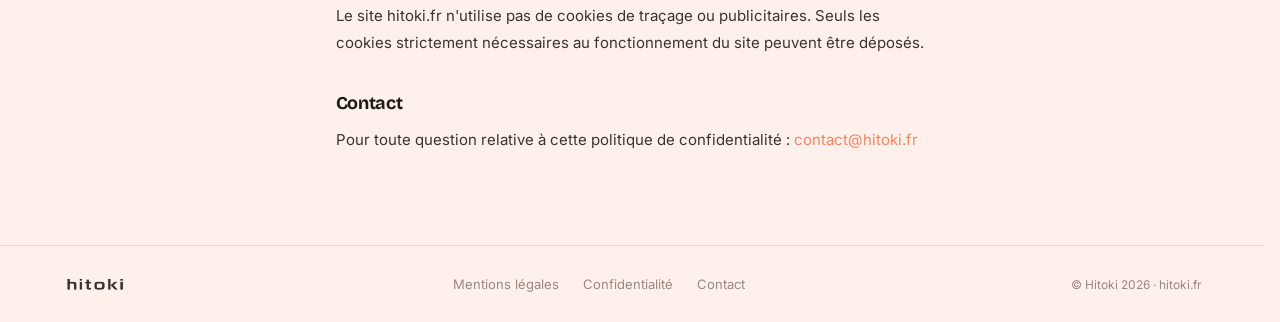
<file: confidentialite.html>
<!DOCTYPE html>
<html lang="fr">
<head>
  <meta charset="UTF-8">
  <meta name="viewport" content="width=device-width, initial-scale=1.0">
  <meta name="description" content="Politique de confidentialité de Hitoki — comment nous collectons, utilisons et protégeons vos données personnelles conformément au RGPD.">
  <title>Politique de confidentialité — Hitoki</title>
  <link rel="preconnect" href="https://fonts.googleapis.com">
  <link rel="preconnect" href="https://fonts.gstatic.com" crossorigin>
  <link href="https://fonts.googleapis.com/css2?family=Bricolage+Grotesque:wght@400;500;600;700&family=Inter:wght@400;500;700&display=swap" rel="stylesheet">
  <link rel="stylesheet" href="footer.css">
  <link rel="stylesheet" href="shared.css">
</head>
<body>

<nav>
  <a href="index.html" class="logo">
    <img src="icone_hitoki_blanc.png" alt="icône Hitoki" height="44">
    <img src="logo_hitoki_brun.png" alt="Hitoki" height="36">
  </a>
  <a href="index.html#formulaire" class="nav-cta">Je veux tester →</a>
</nav>

<main class="legal-page">
  <h1>Politique de confidentialité</h1>
  <p class="legal-date">Dernière mise à jour : avril 2026</p>

  <h2>Introduction</h2>
  <p>
    Hitoki est actuellement en phase de pré-lancement. À ce stade, ce site a pour unique objet
    de constituer une liste d'attente — nous collectons uniquement un prénom et une adresse email
    pour vous informer du lancement. Les règles relatives à l'application complète sont indiquées
    en tant que <em>« à venir »</em> et s'appliqueront dès l'ouverture du service.
  </p>
  <p>
    Hitoki s'engage à protéger la vie privée de ses utilisateurs conformément au Règlement Général
    sur la Protection des Données (RGPD).
  </p>

  <h2>Âge minimum</h2>
  <p>
    L'utilisation d'Hitoki est réservée aux personnes âgées de 18 ans ou plus.
    En vous inscrivant, vous confirmez avoir 18 ans ou plus.
  </p>

  <h2>Données collectées</h2>
  <p>Dans le cadre de la liste d'attente, nous collectons :</p>
  <ul>
    <li>Votre prénom</li>
    <li>Votre adresse email</li>
    <li>La date et l'heure d'inscription</li>
    <li>La version du texte de consentement accepté</li>
    <li>La source de l'inscription (page de provenance)</li>
  </ul>
  <p>
    Lors de l'utilisation de l'application (à venir), nous collecterons également les documents
    que vous soumettez pour analyse. Ces documents sont traités de manière strictement confidentielle
    selon les règles suivantes :
  </p>
  <ul>
    <li><strong>Le document original est supprimé définitivement</strong> dès que la synthèse est générée : il n'est jamais conservé.</li>
    <li><strong>La synthèse simplifiée</strong> est téléchargeable et reste disponible dans votre espace pendant <strong>30 jours</strong>, puis est automatiquement et définitivement supprimée.</li>
    <li>En cas de suppression de votre compte, l'ensemble de vos synthèses est immédiatement effacé.</li>
    <li>Vos documents ne sont <strong>jamais utilisés pour entraîner des modèles d'intelligence artificielle</strong>.</li>
  </ul>

  <h2>Finalité du traitement</h2>
  <p>Vos données sont utilisées pour :</p>
  <ul>
    <li>Vous envoyer un unique email vous informant du lancement d'Hitoki et de votre accès anticipé au service. Votre adresse email est supprimée définitivement après l'envoi de cet email.</li>
    <li>Générer et stocker temporairement vos synthèses de documents (à venir)</li>
    <li>Améliorer nos services sur la base de vos retours (avec votre accord)</li>
  </ul>
  <p>Nous ne vendons, ne louons et ne transmettons jamais vos données à des tiers à des fins commerciales.</p>

  <h2>Base légale</h2>
  <p>
    Le traitement de vos données repose sur votre consentement, exprimé lors de votre inscription
    à la liste d'attente ou à la création de votre compte.
  </p>

  <h2>Durée de conservation</h2>
  <ul>
    <li><strong>Données de liste d'attente</strong> (prénom, email) : conservées jusqu'à l'envoi du mail de lancement, puis définitivement supprimées.</li>
    <li><strong>Documents originaux</strong> (à venir) : supprimés immédiatement après génération de la synthèse.</li>
    <li><strong>Synthèses</strong> (à venir) : conservées 30 jours, puis supprimées automatiquement.</li>
    <li><strong>Données de compte</strong> (à venir) : conservées pendant la durée de la relation, puis supprimées sur demande ou à la clôture du compte.</li>
  </ul>
  <p>Vous pouvez demander la suppression de vos données à tout moment en nous contactant.</p>

  <h2>Sécurité</h2>
  <p>
    Vos données sont stockées de manière sécurisée. Nous mettons en œuvre les mesures techniques
    et organisationnelles appropriées pour protéger vos informations contre tout accès non autorisé,
    perte ou divulgation.
  </p>

  <h2>Sous-traitants et transferts hors UE</h2>
  <p>Nous faisons appel aux sous-traitants suivants, dans le cadre strictement nécessaire à nos services :</p>
  <ul>
    <li><strong>Web3Forms</strong> — collecte et stockage temporaire des formulaires d'inscription. Web3Forms stocke chaque soumission pendant 30 jours sur ses serveurs basés aux États-Unis. Ce transfert hors Union Européenne est encadré par les conditions générales de Web3Forms. Les données collectées incluent votre email, prénom, la date d'inscription, la version du texte de consentement accepté et la source de l'inscription. Vous pouvez consulter leur politique de confidentialité sur <a href="https://web3forms.com/privacy" target="_blank" rel="noopener">web3forms.com/privacy</a>.</li>
    <li><strong>GitHub, Inc.</strong> — hébergement du site, serveurs basés aux États-Unis.</li>
    <li><strong>Anthropic</strong> — technologie d'analyse documentaire (à venir). Vos documents ne sont jamais utilisés à d'autres fins que votre propre analyse.</li>
  </ul>
  <p>Ces prestataires sont soumis à leurs propres politiques de confidentialité et à des obligations contractuelles de protection des données.</p>

  <h2>Vos droits</h2>
  <p>Conformément au RGPD, vous disposez des droits suivants :</p>
  <ul>
    <li><strong>Droit d'accès</strong> : obtenir une copie de vos données</li>
    <li><strong>Droit de rectification</strong> : corriger des données inexactes</li>
    <li><strong>Droit à l'effacement</strong> : demander la suppression de vos données</li>
    <li><strong>Droit d'opposition</strong> : vous opposer au traitement de vos données</li>
    <li><strong>Droit à la portabilité</strong> : recevoir vos données dans un format structuré</li>
  </ul>
  <p>
    Pour exercer ces droits, contactez-nous à : <a href="mailto:contact@hitoki.fr">contact@hitoki.fr</a>
  </p>
  <p>
    Vous disposez également du droit d'introduire une réclamation auprès de la CNIL
    (<a href="https://www.cnil.fr" target="_blank" rel="noopener">cnil.fr</a>).
  </p>

  <h2>Cookies</h2>
  <p>
    Le site hitoki.fr n'utilise pas de cookies de traçage ou publicitaires. Seuls les cookies
    strictement nécessaires au fonctionnement du site peuvent être déposés.
  </p>

  <h2>Contact</h2>
  <p>
    Pour toute question relative à cette politique de confidentialité :
    <a href="mailto:contact@hitoki.fr">contact@hitoki.fr</a>
  </p>
</main>

<footer>
  <div class="footer-logo">
    <img src="logo_hitoki_brun.png" alt="Hitoki" height="20">
  </div>
  <div class="footer-links">
    <a href="mentions-legales.html">Mentions légales</a>
    <a href="confidentialite.html">Confidentialité</a>
    <a href="contact.html">Contact</a>
  </div>
  <div class="footer-copy">© Hitoki 2026 · hitoki.fr</div>
</footer>

</body>
</html>
</file>
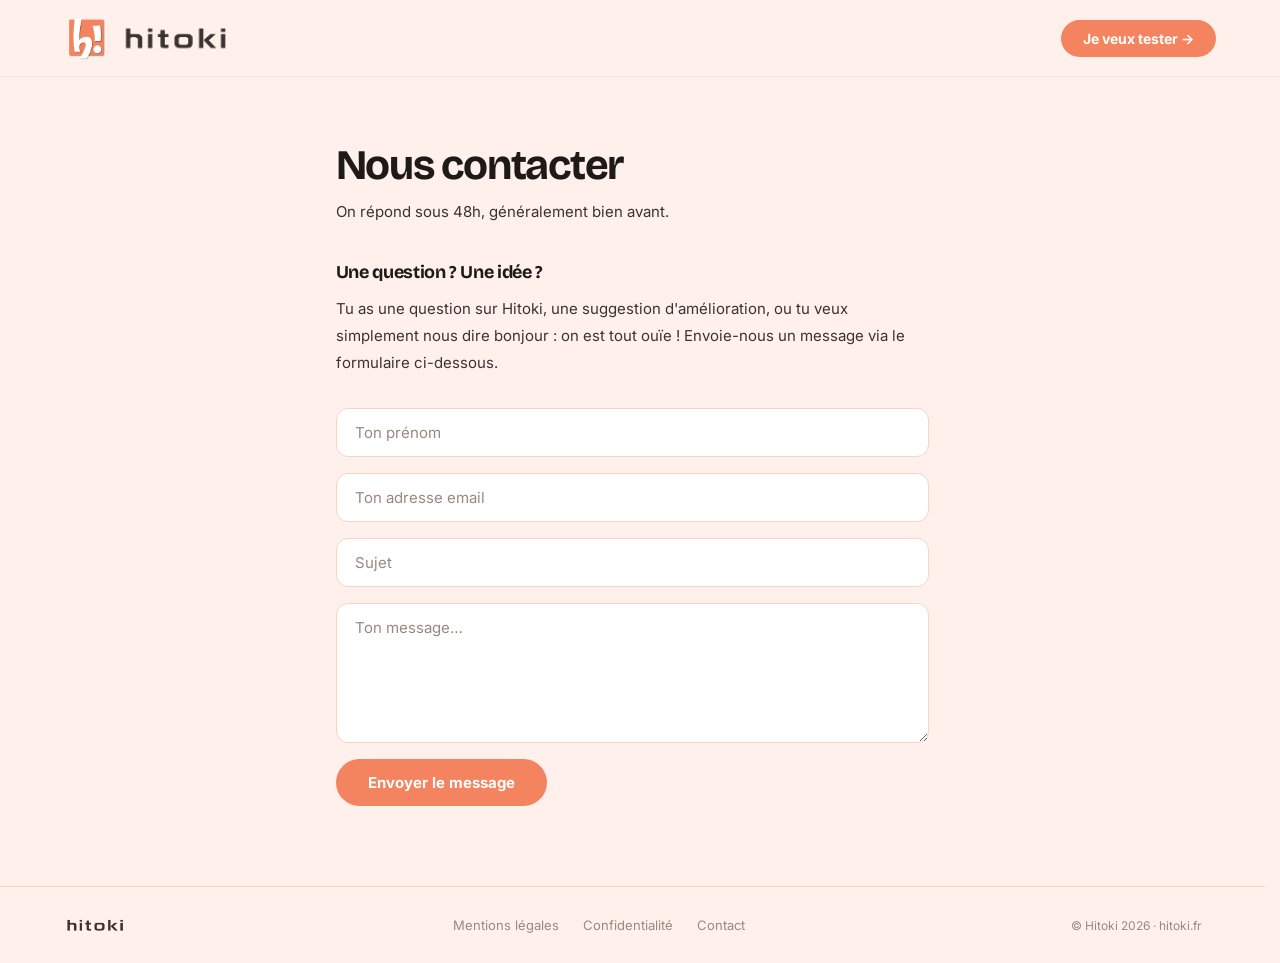
<file: contact.html>
<!DOCTYPE html>
<html lang="fr">
<head>
  <meta charset="UTF-8">
  <meta name="viewport" content="width=device-width, initial-scale=1.0">
  <meta name="description" content="Une question sur Hitoki ? Une idée ? Contacte-nous via notre formulaire, on répond sous 48h.">
  <title>Contact — Hitoki</title>
  <link rel="preconnect" href="https://fonts.googleapis.com">
  <link rel="preconnect" href="https://fonts.gstatic.com" crossorigin>
  <link href="https://fonts.googleapis.com/css2?family=Bricolage+Grotesque:wght@400;500;600;700&family=Inter:wght@400;500;700&display=swap" rel="stylesheet">
  <link rel="stylesheet" href="footer.css">
  <link rel="stylesheet" href="shared.css">
</head>
<body>

<nav>
  <a href="index.html" class="logo">
    <img src="icone_hitoki_blanc.png" alt="icône Hitoki" height="44">
    <img src="logo_hitoki_brun.png" alt="Hitoki" height="36">
  </a>
  <a href="index.html#formulaire" class="nav-cta">Je veux tester →</a>
</nav>

<main class="legal-page">
  <h1>Nous contacter</h1>
  <p class="legal-date">On répond sous 48h, généralement bien avant.</p>

  <h2>Une question ? Une idée ?</h2>
  <p>
    Tu as une question sur Hitoki, une suggestion d'amélioration, ou tu veux simplement nous dire
    bonjour : on est tout ouïe ! Envoie-nous un message via le formulaire ci-dessous.
  </p>

  <form class="contact-form" id="contact-form">
    <input type="hidden" name="access_key" value="69e9583b-8713-4d02-9dc2-13e078edf11e">
    <input type="hidden" name="subject"    value="Nouveau message — formulaire contact Hitoki">
    <input  type="text"  name="prenom"  placeholder="Ton prénom"        required>
    <input  type="email" name="email"   placeholder="Ton adresse email" required>
    <input  type="text"  name="sujet"   placeholder="Sujet"             required>
    <textarea            name="message" placeholder="Ton message…"      required></textarea>
    <button type="submit">Envoyer le message</button>
  </form>

  <div class="confirmation" id="contact-confirmation" style="margin-top: 24px; background: var(--peach-mid); color: var(--night);">
    <div class="confirmation-icon">✉️</div>
    <div class="confirmation-title">Message envoyé !</div>
    <div class="confirmation-text" style="color: var(--muted);">On te répond dans les 48h.</div>
  </div>
</main>

<footer>
  <div class="footer-logo">
    <img src="logo_hitoki_brun.png" alt="Hitoki" height="20">
  </div>
  <div class="footer-links">
    <a href="mentions-legales.html">Mentions légales</a>
    <a href="confidentialite.html">Confidentialité</a>
    <a href="contact.html">Contact</a>
  </div>
  <div class="footer-copy">© Hitoki 2026 · hitoki.fr</div>
</footer>

<script>
  const contactForm = document.getElementById('contact-form');
  const contactConf = document.getElementById('contact-confirmation');

  contactForm.addEventListener('submit', async function (e) {
    e.preventDefault();

    const data = new FormData(contactForm);
    const object = Object.fromEntries(data);
    const json = JSON.stringify(object);

    try {
      const res = await fetch('https://api.web3forms.com/submit', {
        method: 'POST',
        headers: {
          'Content-Type': 'application/json',
          'Accept': 'application/json'
        },
        body: json
      });

      const result = await res.json();

      if (result.success) {
        contactForm.style.display = 'none';
        contactConf.style.display = 'flex';
      } else {
        alert('Une erreur est survenue. Réessaie dans quelques instants.');
      }
    } catch (err) {
      alert('Impossible d\'envoyer le message. Vérifie ta connexion.');
    }
  });
</script>

</body>
</html>
</file>
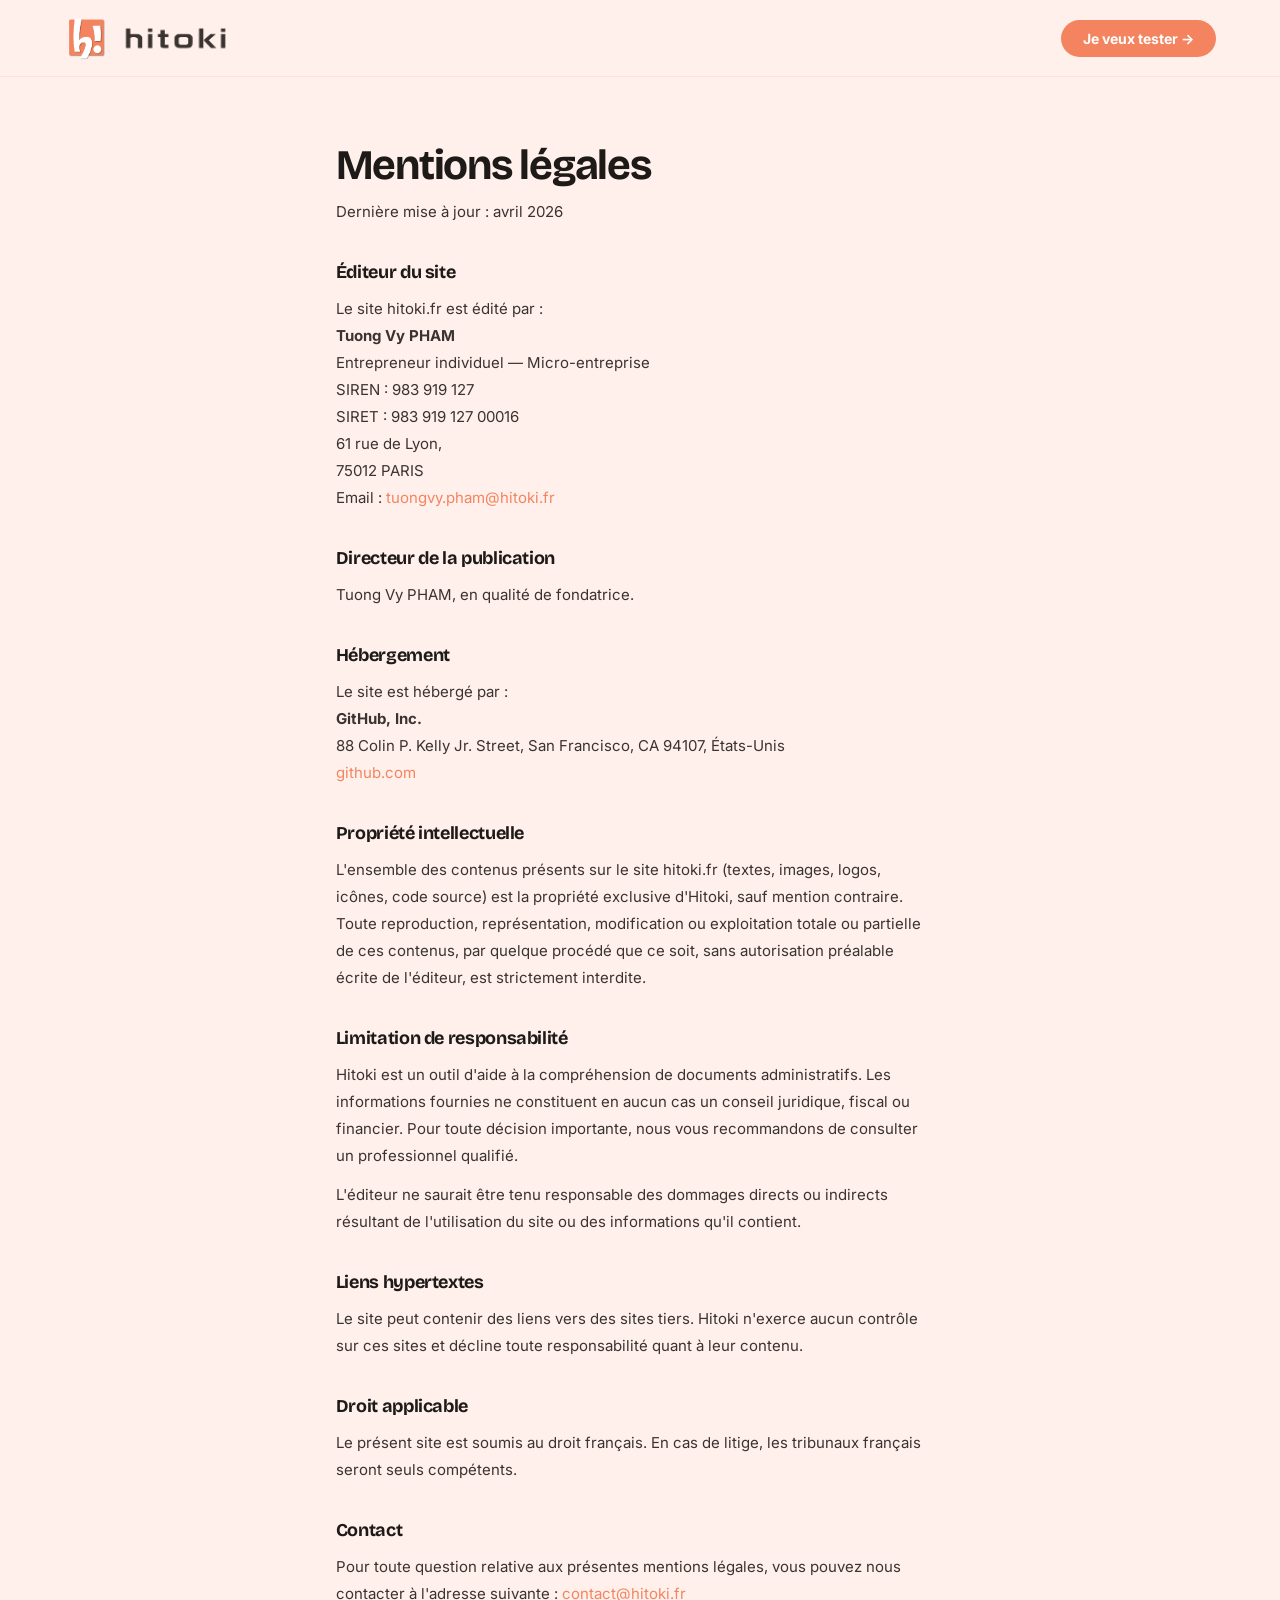
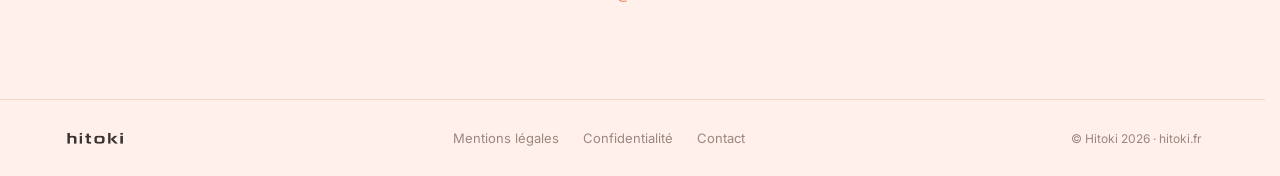
<file: mentions-legales.html>
<!DOCTYPE html>
<html lang="fr">
<head>
  <meta charset="UTF-8">
  <meta name="viewport" content="width=device-width, initial-scale=1.0">
  <meta name="description" content="Mentions légales du site hitoki.fr — éditeur, hébergement, propriété intellectuelle et conditions d'utilisation.">
  <title>Mentions légales — Hitoki</title>
  <link rel="preconnect" href="https://fonts.googleapis.com">
  <link rel="preconnect" href="https://fonts.gstatic.com" crossorigin>
  <link href="https://fonts.googleapis.com/css2?family=Bricolage+Grotesque:wght@400;500;600;700&family=Inter:wght@400;500;700&display=swap" rel="stylesheet">
  <link rel="stylesheet" href="footer.css">
  <link rel="stylesheet" href="shared.css">
</head>
<body>

<nav>
  <a href="index.html" class="logo">
    <img src="icone_hitoki_blanc.png" alt="icône Hitoki" height="44">
    <img src="logo_hitoki_brun.png" alt="Hitoki" height="36">
  </a>
  <a href="index.html#formulaire" class="nav-cta">Je veux tester →</a>
</nav>

<main class="legal-page">
  <h1>Mentions légales</h1>
  <p class="legal-date">Dernière mise à jour : avril 2026</p>

  <h2>Éditeur du site</h2>
  <p>
    Le site hitoki.fr est édité par :<br>
    <strong>Tuong Vy PHAM</strong><br>
    Entrepreneur individuel — Micro-entreprise<br>
    SIREN : 983 919 127<br>
    SIRET : 983 919 127 00016<br>
    61 rue de Lyon,<br>
    75012 PARIS<br>
    Email : <a href="mailto:tuongvy.pham@hitoki.fr">tuongvy.pham@hitoki.fr</a>
  </p>

  <h2>Directeur de la publication</h2>
  <p>Tuong Vy PHAM, en qualité de fondatrice.</p>

  <h2>Hébergement</h2>
  <p>
    Le site est hébergé par :<br>
    <strong>GitHub, Inc.</strong><br>
    88 Colin P. Kelly Jr. Street, San Francisco, CA 94107, États-Unis<br>
    <a href="https://github.com" target="_blank" rel="noopener">github.com</a>
  </p>

  <h2>Propriété intellectuelle</h2>
  <p>
    L'ensemble des contenus présents sur le site hitoki.fr (textes, images, logos, icônes, code source)
    est la propriété exclusive d'Hitoki, sauf mention contraire. Toute reproduction, représentation,
    modification ou exploitation totale ou partielle de ces contenus, par quelque procédé que ce soit,
    sans autorisation préalable écrite de l'éditeur, est strictement interdite.
  </p>

  <h2>Limitation de responsabilité</h2>
  <p>
    Hitoki est un outil d'aide à la compréhension de documents administratifs. Les informations
    fournies ne constituent en aucun cas un conseil juridique, fiscal ou financier. Pour toute décision
    importante, nous vous recommandons de consulter un professionnel qualifié.
  </p>
  <p>
    L'éditeur ne saurait être tenu responsable des dommages directs ou indirects résultant de
    l'utilisation du site ou des informations qu'il contient.
  </p>

  <h2>Liens hypertextes</h2>
  <p>
    Le site peut contenir des liens vers des sites tiers. Hitoki n'exerce aucun contrôle sur ces sites
    et décline toute responsabilité quant à leur contenu.
  </p>

  <h2>Droit applicable</h2>
  <p>
    Le présent site est soumis au droit français. En cas de litige, les tribunaux français seront
    seuls compétents.
  </p>

  <h2>Contact</h2>
  <p>
    Pour toute question relative aux présentes mentions légales, vous pouvez nous contacter à
    l'adresse suivante : <a href="mailto:contact@hitoki.fr">contact@hitoki.fr</a>
  </p>
</main>

<footer>
  <div class="footer-logo">
    <img src="logo_hitoki_brun.png" alt="Hitoki" height="20">
  </div>
  <div class="footer-links">
    <a href="mentions-legales.html">Mentions légales</a>
    <a href="confidentialite.html">Confidentialité</a>
    <a href="contact.html">Contact</a>
  </div>
  <div class="footer-copy">© Hitoki 2026 · hitoki.fr</div>
</footer>

</body>
</html>
</file>
<file: style.css>
/* ═══════════════════════════════════════════
   HITOKI — index.css
═══════════════════════════════════════════ */

:root {
  --orange:      #F4845F;
  --orange-dark: #E06840;
  --peach-bg:    #FFF0EB;
  --peach-mid:   #FFDDD2;
  --peach-dark:  #F4D5C8;
  --night:       #1E1A18;
  --night-soft:  #3A3330;
  --muted:       #9A8880;
  --green:       #3D9A7A;
  --green-dark:  #2D7A5A;
  --green-bg:    #F0FAF6;
  --green-bg2:   #E8F5F0;
  --amber:       #F0B429;
  --amber-dark:  #D9920A;
  --amber-bg:    #FFFBF0;
  --amber-bg2:   #FEF3CC;
  --red:         #D94F4F;
  --red-bg:      #FDEAEA;
}

*, *::before, *::after { box-sizing: border-box; margin: 0; padding: 0; }
html { scroll-behavior: smooth; }

body {
  font-family: 'Inter', sans-serif;
  background: var(--peach-bg);
  color: var(--night);
  overflow-x: hidden;
}

/* ══════════════════════════════════════════
   NAVBAR
══════════════════════════════════════════ */
.nav-link {
  font-size: 14px; font-weight: 500;
  color: var(--night-soft); text-decoration: none;
  padding: 8px 14px; border-radius: 99px;
  transition: color 0.2s, background 0.2s;
}
.nav-link:hover { color: var(--night); background: var(--peach-mid); }

/* ══════════════════════════════════════════
   BOUTONS GLOBAUX
══════════════════════════════════════════ */
.btn-primary {
  display: inline-flex; align-items: center;
  background: var(--orange); color: white;
  padding: 15px 32px; border-radius: 99px;
  font-family: 'Inter', sans-serif;
  font-size: 15px; font-weight: 700;
  text-decoration: none;
  transition: background 0.2s, transform 0.15s;
  white-space: nowrap;
}
.btn-primary:hover { background: var(--orange-dark); transform: translateY(-2px); }
.btn-primary--light { background: white; color: var(--night); }
.btn-primary--light:hover { background: var(--peach-mid); transform: translateY(-2px); }

.btn-secondary {
  display: inline-flex; align-items: center;
  background: transparent; color: white;
  padding: 15px 32px; border-radius: 99px;
  font-family: 'Inter', sans-serif;
  font-size: 15px; font-weight: 600;
  text-decoration: none;
  border: 2px solid rgba(255,255,255,0.4);
  transition: border-color 0.2s, background 0.2s;
}
.btn-secondary:hover { border-color: white; background: rgba(255,255,255,0.1); }

/* Bouton Hikari (amber) */
.btn-hikari {
  display: inline-flex; align-items: center;
  background: white; color: var(--amber-dark);
  padding: 14px 28px; border-radius: 99px;
  font-family: 'Inter', sans-serif;
  font-size: 14px; font-weight: 700;
  text-decoration: none;
  border: 1.5px solid var(--amber);
  box-shadow: 0 4px 16px rgba(240,180,41,0.20);
  transition: background 0.2s, transform 0.15s, box-shadow 0.2s;
}
.btn-hikari:hover {
  background: var(--amber-bg);
  transform: translateY(-2px);
  box-shadow: 0 6px 20px rgba(240,180,41,0.28);
}

/* Bouton Mamori (vert) */
.btn-mamori {
  display: inline-flex; align-items: center;
  background: white; color: var(--green-dark);
  padding: 14px 28px; border-radius: 99px;
  font-family: 'Inter', sans-serif;
  font-size: 14px; font-weight: 700;
  text-decoration: none;
  border: 1.5px solid var(--green);
  box-shadow: 0 4px 16px rgba(61,154,122,0.20);
  transition: background 0.2s, transform 0.15s, box-shadow 0.2s;
}
.btn-mamori:hover {
  background: var(--green-bg);
  transform: translateY(-2px);
  box-shadow: 0 6px 20px rgba(61,154,122,0.28);
}

/* ══════════════════════════════════════════
   TYPO SECTIONS
══════════════════════════════════════════ */
.section-eyebrow {
  font-size: 11px; font-weight: 700; color: var(--orange);
  text-transform: uppercase; letter-spacing: 0.12em;
  margin-bottom: 14px;
}
.section-eyebrow--light { color: rgba(255,240,235,0.5); }

.section-title {
  font-family: 'Bricolage Grotesque', sans-serif;
  font-size: clamp(28px, 4vw, 44px);
  font-weight: 700; letter-spacing: -0.03em; line-height: 1.12;
  color: var(--night); margin-bottom: 16px;
}
.section-title--light { color: white; }

.section-sub {
  font-size: 16px; color: var(--muted);
  max-width: 520px; line-height: 1.7; margin-bottom: 52px;
}
.section-sub--light { color: rgba(255,240,235,0.5); }

/* ══════════════════════════════════════════
   HERO
══════════════════════════════════════════ */
.hero {
  min-height: 100vh;
  display: flex; flex-direction: column;
  align-items: center; justify-content: center;
  text-align: center;
  padding: 100px 5% 60px;
}
.hero-badge {
  display: inline-flex; align-items: center; gap: 8px;
  background: var(--peach-mid); border: 1px solid var(--peach-dark);
  border-radius: 99px; padding: 6px 16px;
  font-size: 13px; font-weight: 600; color: var(--orange-dark);
  margin-bottom: 36px;
  animation: fadeUp 0.5s ease both;
}
.hero-badge-dot {
  width: 7px; height: 7px;
  background: var(--orange); border-radius: 50%;
  animation: pulse 2s ease infinite;
}
.hero h1 {
  font-family: 'Bricolage Grotesque', sans-serif;
  font-size: clamp(26px, 6vw, 58px);
  font-weight: 700; line-height: 1.08;
  letter-spacing: -0.04em; color: var(--night);
  max-width: 800px;
  animation: fadeUp 0.6s ease 0.08s both;
}
.hero h1 em {
  font-style: normal;
  color: var(--orange);
}
.hero-sub {
  font-size: clamp(13px, 3.5vw, 17px);
  color: var(--muted); max-width: 500px;
  line-height: 1.75; margin: 32px auto 0;
  text-align: center;
  animation: fadeUp 0.6s ease 0.16s both;
}
.hero-sub--solution {
  color: var(--night-soft);
  margin-top: 0;
  margin-bottom: 0;
}
.hero-solution-card {
  background: white;
  border: 1px solid var(--peach-dark);
  border-radius: 16px;
  padding: 18px 28px;
  margin: 20px auto 32px;
  max-width: 560px;
}
.hero-cta-group {
  display: flex; flex-direction: column; align-items: center; gap: 12px;
  animation: fadeUp 0.6s ease 0.24s both;
  margin-bottom: 40px;
}
.hero-reassurance { font-size: 13px; color: var(--muted); }

/* Hero tools — deux pills amber/green */
.hero-tools {
  display: flex; gap: 12px;
  animation: fadeUp 0.6s ease 0.32s both;
  width: 100%; max-width: 480px;
}
.hero-tool {
  display: flex; align-items: center; gap: 12px;
  padding: 16px 20px; border-radius: 18px;
  text-decoration: none;
  transition: transform 0.2s, box-shadow 0.2s;
  background: white; justify-content: space-between;
  flex: 1;
}
.hero-tool:hover { transform: translateY(-2px); }

.hero-tool--hikari {
  border: 1.5px solid var(--amber);
  box-shadow: 0 4px 14px rgba(240,180,41,0.18);
}
.hero-tool--hikari:hover { box-shadow: 0 6px 20px rgba(240,180,41,0.26); }

.hero-tool--mamori {
  border: 1.5px solid var(--green);
  box-shadow: 0 4px 14px rgba(61,154,122,0.18);
}
.hero-tool--mamori:hover { box-shadow: 0 6px 20px rgba(61,154,122,0.26); }

.hero-tool-icon {
  width: 42px; height: 42px;
  border-radius: 12px; font-size: 20px;
  display: flex; align-items: center; justify-content: center;
  flex-shrink: 0;
}
.hero-tool-icon--amber { background: rgba(240,180,41,0.12); }
.hero-tool-icon--green { background: rgba(61,154,122,0.12); }

.hero-tool-body { text-align: left; }
.hero-tool-name { font-size: 16px; font-weight: 700; }
.hero-tool-name--amber { color: var(--amber-dark); }
.hero-tool-name--green { color: var(--green-dark); }

.hero-tool-desc  { font-size: 13px; color: var(--muted); margin-top: 2px; }
.hero-tool-arrow { font-size: 14px; color: var(--muted); margin-left: 4px; }

/* ══════════════════════════════════════════
   DOULEURS — fond night
══════════════════════════════════════════ */
.section--pain {
  background: var(--night);
  padding: 96px 5%;
}
.pain-inner  { max-width: 1100px; margin: 0 auto; }
.pain-header { margin-bottom: 52px; }
.pain-header .section-sub--light { margin-bottom: 0; }

.pain-grid { display: grid; grid-template-columns: repeat(2, 1fr); gap: 16px; }

.pain-card {
  background: rgba(255,240,235,0.04);
  border: 1px solid rgba(255,240,235,0.08);
  border-radius: 20px;
  padding: 28px;
  transition: transform 0.2s, border-color 0.2s;
}
.pain-card:hover {
  transform: translateY(-3px);
  border-color: rgba(244,133,95,0.25);
}
.pain-emoji { font-size: 26px; margin-bottom: 14px; display: block; }
.pain-title { font-size: 16px; font-weight: 700; color: white; margin-bottom: 8px; }
.pain-text  { font-size: 14px; color: rgba(255,240,235,0.55); line-height: 1.7; }
.pain-quote {
  margin-top: 14px; padding: 12px 14px;
  background: rgba(255,240,235,0.04);
  border-radius: 10px;
  font-size: 13px; color: rgba(255,240,235,0.45);
  font-style: italic; line-height: 1.6;
  border-left: 3px solid var(--orange);
}

/* Points indicateurs (mobile) */
.pain-dots {
  display: none;
  justify-content: center;
  gap: 8px;
  margin-top: 16px;
}
.pain-dot {
  width: 7px; height: 7px;
  border-radius: 50%;
  background: rgba(255,240,235,0.25);
  transition: background 0.3s ease, transform 0.3s ease;
}
.pain-dot--active {
  background: var(--orange);
  transform: scale(1.2);
}
.pain-scroll-hint {
  font-size: 14px;
  color: rgba(255,240,235,0.4);
  margin-left: 4px;
  transition: opacity 0.3s ease;
}
.pain-scroll-hint.hidden { opacity: 0; }

/* ══════════════════════════════════════════
   SOLUTION EYEBROW (amber / green)
══════════════════════════════════════════ */
.solution-eyebrow {
  display: inline-flex; align-items: center; gap: 8px;
  font-size: 11px; font-weight: 700;
  text-transform: uppercase; letter-spacing: 0.12em;
  margin-bottom: 16px;
}
.solution-eyebrow--amber { color: var(--amber-dark); }
.solution-eyebrow--green { color: var(--green-dark); }

.solution-eyebrow-icon {
  width: 28px; height: 28px; border-radius: 8px;
  font-size: 14px;
  display: flex; align-items: center; justify-content: center;
}
.solution-eyebrow-icon--amber { background: rgba(240,180,41,0.14); }
.solution-eyebrow-icon--green { background: rgba(61,154,122,0.14); }

.solution-title {
  font-family: 'Bricolage Grotesque', sans-serif;
  font-size: clamp(26px, 3.5vw, 40px);
  font-weight: 700; letter-spacing: -0.03em; line-height: 1.12;
  margin-bottom: 16px;
}
.solution-title--dark { color: var(--night); }

.solution-desc--muted {
  font-size: 15px; color: var(--muted); line-height: 1.75; margin-bottom: 24px;
}

/* Liste Hikari amber */
.solution-list--amber {
  list-style: none; margin-bottom: 32px;
}
.solution-list--amber li {
  font-size: 14px; color: var(--night-soft);
  padding: 7px 0 7px 18px;
  border-bottom: 1px solid rgba(240,180,41,0.12);
  position: relative;
}
.solution-list--amber li::before {
  content: '→'; position: absolute; left: 0;
  color: var(--amber);
}

/* ══════════════════════════════════════════
   HIKARI BLOCK
══════════════════════════════════════════ */
.solution-block {
  background: var(--peach-bg);
  padding: 60px 5%;
}
.mamori-block {
  background: var(--peach-bg);
  padding: 60px 5%;
}

/* Card commune aux deux blocs */
.solution-card {
  background: white;
  border-radius: 28px;
  padding: 52px 56px;
  max-width: 1100px;
  margin: 0 auto;
}
.solution-card--amber {
  border: 1.5px solid rgba(240,180,41,0.4);
  box-shadow: 0 4px 32px rgba(240,180,41,0.10);
}
.solution-card--green {
  border: 1.5px solid rgba(61,154,122,0.35);
  box-shadow: 0 4px 32px rgba(61,154,122,0.10);
}

.solution-inner {
  display: grid; grid-template-columns: 1fr 1fr;
  gap: 72px; align-items: center;
}

/* Carte mockup Hikari */
.sv-card {
  background: white;
  border: 1.5px solid rgba(240,180,41,0.35);
  border-radius: 18px; padding: 20px; margin-bottom: 12px;
  box-shadow: 0 4px 24px rgba(240,180,41,0.12);
}
.sv-card--risk.sv-card--risk-amber {
  display: flex; align-items: flex-start; gap: 12px;
  background: rgba(240,180,41,0.06);
  border-color: rgba(240,180,41,0.22); margin-bottom: 0;
  box-shadow: none;
}
.sv-header { display: flex; align-items: center; gap: 10px; margin-bottom: 14px; }
.sv-icon {
  width: 34px; height: 34px;
  border-radius: 8px; display: flex; align-items: center; justify-content: center;
  font-size: 16px; flex-shrink: 0;
}
.sv-icon--amber    { background: rgba(240,180,41,0.14); }
.sv-doc-name       { font-size: 13px; font-weight: 600; color: var(--night); }
.sv-doc-date       { font-size: 11px; color: var(--muted); margin-top: 1px; }
.sv-section        { margin-bottom: 12px; }
.sv-section:last-child { margin-bottom: 0; }
.sv-section-label {
  font-size: 10px; font-weight: 700;
  text-transform: uppercase; letter-spacing: 0.08em; margin-bottom: 6px;
}
.sv-section-label--amber { color: var(--amber-dark); }
.sv-section-text   { font-size: 13px; color: var(--night-soft); line-height: 1.6; }
.sv-step {
  display: flex; align-items: flex-start; gap: 8px;
  font-size: 13px; color: var(--night-soft);
  margin-bottom: 6px; line-height: 1.5;
}
.sv-step--faded    { opacity: 0.35; }
.sv-step-n {
  width: 18px; height: 18px;
  border-radius: 5px; font-size: 10px; font-weight: 700;
  display: flex; align-items: center; justify-content: center;
  flex-shrink: 0; margin-top: 1px; color: white;
}
.sv-step-n--amber  { background: var(--amber); }
.sv-risk-icon      { font-size: 18px; flex-shrink: 0; margin-top: 2px; }
.sv-risk-label {
  font-size: 11px; font-weight: 700;
  margin-bottom: 4px; text-transform: uppercase; letter-spacing: 0.06em;
}
.sv-risk-label--amber { color: var(--amber-dark); }
.sv-risk-text      { font-size: 13px; color: var(--muted); line-height: 1.6; }

/* ══════════════════════════════════════════
   MAMORI INNER LAYOUT
══════════════════════════════════════════ */
.mamori-inner {
  display: grid; grid-template-columns: 1fr 1fr;
  gap: 72px; align-items: center;
}
.mamori-categories { display: flex; flex-wrap: wrap; gap: 8px; margin-bottom: 28px; }
.mamori-cat {
  display: flex; align-items: center; gap: 6px;
  border-radius: 99px; padding: 6px 14px;
  font-size: 13px; font-weight: 500;
  transition: transform 0.15s;
}
.mamori-cat--green {
  background: white;
  border: 1.5px solid var(--green);
  color: var(--green-dark);
  box-shadow: 0 2px 8px rgba(61,154,122,0.12);
}
.mamori-cat--green:hover { transform: translateY(-1px); }
.mamori-cat span { font-size: 14px; }

/* Mockup dashboard Mamori */
.mamori-dash {
  background: white; border-radius: 24px;
  border: 1.5px solid rgba(61,154,122,0.35);
  padding: 24px;
  box-shadow: 0 4px 32px rgba(61,154,122,0.12);
}
.mamori-dash-title {
  font-family: 'Bricolage Grotesque', sans-serif;
  font-size: 16px; font-weight: 700; color: var(--night); margin-bottom: 20px;
}
.mamori-section-label {
  font-size: 10px; font-weight: 700;
  text-transform: uppercase; letter-spacing: 0.1em;
  margin-bottom: 8px; margin-top: 14px;
}
.mamori-section-label:first-of-type { margin-top: 0; }
.mamori-section-label--urgent { color: var(--red); }
.mamori-section-label--ok     { color: var(--green); }
.mamori-item {
  display: flex; align-items: center; gap: 10px;
  padding: 10px 12px; border-radius: 12px;
  border: 1px solid transparent; margin-bottom: 6px;
  transition: transform 0.15s;
}
.mamori-item:hover            { transform: translateX(3px); }
.mamori-item--urgent          { background: var(--red-bg); border-color: rgba(217,79,79,0.15); }
.mamori-item--approche        { background: var(--amber-bg2); border-color: rgba(240,180,41,0.18); }
.mamori-item--ok              { background: #F8FFFE; border-color: rgba(61,154,122,0.1); }
.mamori-dot                   { width: 8px; height: 8px; border-radius: 50%; flex-shrink: 0; }
.mamori-dot--urgent           { background: var(--red); }
.mamori-dot--approche         { background: var(--amber); }
.mamori-dot--ok               { background: var(--green); }
.mamori-item-info             { flex: 1; min-width: 0; }
.mamori-item-name             { font-size: 13px; font-weight: 600; color: var(--night); white-space: nowrap; overflow: hidden; text-overflow: ellipsis; }
.mamori-item-date             { font-size: 11px; color: var(--muted); margin-top: 1px; }
.mamori-item-badge {
  flex-shrink: 0; font-size: 11px; font-weight: 700;
  padding: 3px 9px; border-radius: 99px;
}
.mamori-item-badge--urgent    { background: var(--red-bg);    color: var(--red);   border: 1px solid rgba(217,79,79,0.2); }
.mamori-item-badge--approche  { background: var(--amber-bg2); color: #A0660A;      border: 1px solid rgba(240,180,41,0.25); }
.mamori-item-badge--ok        { background: var(--green-bg2); color: var(--green); border: 1px solid rgba(61,154,122,0.2); }

/* ══════════════════════════════════════════
   ACCORDÉON RAPPELS (mobile)
══════════════════════════════════════════ */
.reminder-accordion-arrow {
  display: none;
  margin-left: 6px;
  font-size: 14px;
  color: var(--orange);
  transition: transform 0.3s ease;
}

/* ══════════════════════════════════════════
   COMMENT CA MARCHE
══════════════════════════════════════════ */
.how-section {
  background: white;
  padding: 96px 5%;
}
.how-grid {
  display: grid;
  grid-template-columns: 1fr 1px 1fr;
  gap: 0 100px;
  max-width: 1100px;
}
.how-divider {
  width: 1px;
  background: var(--peach-dark);
  align-self: stretch;
}
.how-col-header {
  display: flex; align-items: center; gap: 10px;
  margin-bottom: 28px;
}
.how-col-icon-wrap {
  width: 32px; height: 32px; border-radius: 9px; font-size: 15px;
  display: flex; align-items: center; justify-content: center;
}
.how-col-icon-wrap--amber { background: rgba(240,180,41,0.14); }
.how-col-icon-wrap--green { background: rgba(61,154,122,0.14); }

.how-col-name {
  font-size: 12px; font-weight: 700;
  text-transform: uppercase; letter-spacing: 0.1em;
}
.how-col-name--amber { color: var(--amber-dark); }
.how-col-name--green { color: var(--green-dark); }

.how-step-item {
  display: flex; align-items: flex-start; gap: 14px;
  padding: 16px 0;
  border-bottom: 1px solid var(--peach-dark);
}
.how-step-item:last-child    { border-bottom: none; padding-bottom: 0; }
.how-step-item:first-of-type { padding-top: 0; }

.how-num {
  width: 26px; height: 26px; flex-shrink: 0;
  border-radius: 8px; font-size: 12px; font-weight: 700;
  display: flex; align-items: center; justify-content: center;
  margin-top: 1px; color: white;
}
.how-num--amber { background: var(--amber); }
.how-num--green { background: var(--green); }

.how-title { font-size: 14px; font-weight: 700; color: var(--night); margin-bottom: 4px; }
.how-text  { font-size: 13px; color: var(--muted); line-height: 1.65; }

/* ══════════════════════════════════════════
   RAPPELS
══════════════════════════════════════════ */
.reminders-section { padding: 80px 5%; background: var(--peach-bg); }
.reminders-card {
  background: #FFFAF7;
  border: 1px solid var(--peach-dark);
  border-radius: 28px;
  padding: 48px;
  box-shadow: 0 4px 24px rgba(30,26,24,0.05);
  max-width: 1100px;
  margin: 0 auto;
}
.reminders-card .section-sub { max-width: 480px; }
.reminders-grid {
  display: grid; grid-template-columns: repeat(2, 1fr);
  gap: 24px 48px;
}
.reminder-group-label {
  font-size: 11px; font-weight: 700; color: var(--orange);
  text-transform: uppercase; letter-spacing: 0.1em; margin-bottom: 10px;
}
.reminder-tags { display: flex; flex-wrap: wrap; gap: 7px; align-items: flex-start; }
.reminder-tag {
  background: white;
  border: 1px solid var(--peach-dark);
  border-radius: 99px;
  padding: 4px 13px;
  font-size: 13px;
  color: var(--night-soft);
  display: inline-block;
  width: fit-content;
}
.reminders-note { margin-top: 36px; font-size: 13px; color: var(--muted); font-style: italic; }

/* ══════════════════════════════════════════
   CTA FINAL
══════════════════════════════════════════ */
.cta-section {
  background: var(--orange);
  border-radius: 32px; margin: 24px 3% 80px; padding: 72px 5%;
  text-align: center;
}
.cta-title {
  font-family: 'Bricolage Grotesque', sans-serif;
  font-size: clamp(24px, 4vw, 40px); font-weight: 700;
  color: white; letter-spacing: -0.03em; margin-bottom: 12px;
}
.cta-sub       { font-size: 16px; color: rgba(255,255,255,0.8); margin-bottom: 32px; }
.cta-buttons {
  display: flex; align-items: center; justify-content: center;
  gap: 12px; flex-wrap: wrap; margin-bottom: 16px;
}
.cta-reassurance { font-size: 13px; color: rgba(255,255,255,0.65); }

/* ══════════════════════════════════════════
   FOOTER
══════════════════════════════════════════ */
footer {
  padding: 32px 5%;
  display: flex; align-items: center; justify-content: space-between;
  flex-wrap: wrap; gap: 12px;
  border-top: 1px solid var(--peach-dark);
}
.footer-logo              { display: flex; align-items: center; }
.footer-links             { display: flex; gap: 24px; }
.footer-links a           { font-size: 13px; color: var(--muted); text-decoration: none; transition: color 0.2s; }
.footer-links a:hover     { color: var(--night); }
.footer-copy              { font-size: 12px; color: var(--muted); }

/* ══════════════════════════════════════════
   BACK TO TOP
══════════════════════════════════════════ */
#back-to-top {
  position: fixed; bottom: 32px; right: 32px;
  width: 44px; height: 44px; border-radius: 50%;
  background: var(--orange); color: white;
  border: none; cursor: pointer; font-size: 1.2rem;
  display: flex; align-items: center; justify-content: center;
  opacity: 0; pointer-events: none;
  transition: opacity 0.3s ease; z-index: 999;
  box-shadow: 0 4px 12px rgba(244,132,95,0.4);
}
#back-to-top.visible { opacity: 1; pointer-events: auto; }
#back-to-top:hover   { background: var(--orange-dark); }

/* ══════════════════════════════════════════
   ANIMATIONS
══════════════════════════════════════════ */
@keyframes fadeUp {
  from { opacity: 0; transform: translateY(20px); }
  to   { opacity: 1; transform: translateY(0); }
}
@keyframes pulse {
  0%, 100% { opacity: 1; transform: scale(1); }
  50%       { opacity: 0.5; transform: scale(0.8); }
}

/* ══════════════════════════════════════════
   RESPONSIVE
══════════════════════════════════════════ */
@media (max-width: 640px) {
  .solution-inner { grid-template-columns: 1fr; gap: 40px; }
  .mamori-inner   { grid-template-columns: 1fr; gap: 40px; }
  .mamori-visual  { order: 2; }
  .mamori-text    { order: 1; }

  .how-grid    { grid-template-columns: 1fr; gap: 48px; }
  .how-divider { display: none; }

  .reminders-grid { grid-template-columns: 1fr; }


  nav                        { padding: 14px 4%; }
  .hero                      { padding: 90px 4% 52px; }
  .hero-solution-card        { padding: 14px 16px; }
  .hero-tools                { gap: 8px; }
  .hero-tool                 { padding: 12px 14px; gap: 8px; }
  .hero-tool-icon            { width: 34px; height: 34px; font-size: 16px; }
  .hero-tool-name            { font-size: 14px; }
  .hero-tool-desc            { font-size: 11px; }

  .section--pain             { padding: 64px 0; }
  .pain-inner                { padding: 0; max-width: none; }
  .pain-header               { padding: 0 16px; margin-bottom: 36px; }
  .pain-dots                 { display: flex; align-items: center; gap: 8px; }

  .pain-grid::before {
    content: "";
    flex: 0 0 8px;
  }
  .pain-grid {
    display: flex !important;
    flex-direction: row;
    overflow-x: auto;
    gap: 0;
    padding: 4px 0 16px;
    scroll-snap-type: x mandatory;
    -webkit-overflow-scrolling: touch;
    scrollbar-width: none;
    grid-template-columns: unset;
  }
  .pain-grid::-webkit-scrollbar { display: none; }
  .pain-card {
    width: calc(100vw - 32px);
    min-width: calc(100vw - 32px);
    margin: 0 16px 0 0;
    padding: 28px 24px;
    scroll-snap-align: center;
    flex-shrink: 0;
  }
  .pain-card:last-child      { margin-right: 16px; }

  .how-section,
  .reminders-section         { padding: 48px 4%; }
  .solution-block            { padding: 32px 4%; }
  .mamori-block              { padding: 32px 4%; }
  .solution-card             { padding: 28px 20px; }
  .reminders-card            { padding: 28px 20px; }

  .reminders-grid            { grid-template-columns: repeat(2, 1fr); gap: 16px 20px; }
  .reminder-group-label      { font-size: 10px; margin-bottom: 7px; }
  .reminder-tags             { align-items: flex-start; }
  .reminder-tag { font-size: 11px; padding: 3px 10px; border-radius: 10px; }

  .cta-section               { margin: 0 2%; padding: 52px 5%; }
  .cta-buttons               { flex-direction: column; }

  footer {
    padding: 24px 4%;
    flex-direction: column;
    align-items: center;
    text-align: center;
    gap: 10px;
  }
  .footer-links {
    justify-content: center;
    flex-wrap: wrap;
    gap: 16px;
  }
}
/* ═══════════════════════════════════════════
   LANDING PAGE — spécifique à index2
   ═══════════════════════════════════════════ */

/* Navbar simplifiée (pas de burger, juste logo + CTA) */
nav {
  position: fixed; top: 0; left: 0; right: 0; z-index: 100;
  display: flex; align-items: center; justify-content: space-between;
  padding: 16px 5%;
  background: rgba(255, 240, 235, 0.92);
  backdrop-filter: blur(14px);
  border-bottom: 1px solid rgba(244, 133, 95, 0.12);
}
.logo {
  display: flex; align-items: center; gap: 10px;
  text-decoration: none;
}
.nav-cta {
  background: var(--orange); color: white;
  padding: 10px 22px; border-radius: 99px;
  font-size: 14px; font-weight: 700;
  text-decoration: none;
  transition: background 0.2s, transform 0.15s;
}
.nav-cta:hover { background: var(--orange-dark); transform: translateY(-1px); }

/* Bloc "Bientôt disponible" */
.participate-block {
  background: var(--night);
  border-radius: 32px;
  margin: 40px 3%;
  padding: 64px 6%;
}
.participate-inner {
  display: grid;
  grid-template-columns: 1.1fr 1fr;
  gap: 80px;
  align-items: center;
  max-width: 1100px;
  margin: 0 auto;
}
.participate-badge {
  display: inline-flex; align-items: center; gap: 8px;
  background: rgba(244, 133, 95, 0.12);
  border: 1px solid rgba(244, 133, 95, 0.25);
  border-radius: 99px;
  padding: 5px 14px;
  font-size: 12px; font-weight: 700;
  color: var(--orange);
  text-transform: uppercase; letter-spacing: 0.1em;
  margin-bottom: 20px;
}
.participate-badge-dot {
  width: 6px; height: 6px;
  background: var(--orange); border-radius: 50%;
  animation: pulse 2s ease infinite;
}
.participate-title {
  font-family: 'Bricolage Grotesque', sans-serif;
  font-size: clamp(28px, 4vw, 46px);
  font-weight: 700; letter-spacing: -0.04em; line-height: 1.06;
  color: white; margin-bottom: 16px;
}
.participate-text {
  font-size: 14px; color: rgba(255,240,235,0.5);
  line-height: 1.75; margin-bottom: 32px;
  max-width: 380px;
}
.participate-cta {
  display: inline-flex; align-items: center;
  background: var(--orange); color: white;
  padding: 14px 28px; border-radius: 99px;
  font-family: 'Inter', sans-serif;
  font-size: 15px; font-weight: 700;
  text-decoration: none;
  transition: background 0.2s, transform 0.15s;
}
.participate-cta:hover { background: var(--orange-dark); transform: translateY(-2px); }
.participate-right { display: flex; flex-direction: column; }
.participate-item {
  display: flex; align-items: flex-start; gap: 16px;
  padding: 20px 0;
  border-bottom: 1px solid rgba(255,255,255,0.07);
}
.participate-item:first-child { padding-top: 0; }
.participate-item:last-child  { border-bottom: none; padding-bottom: 0; }
.participate-icon {
  width: 42px; height: 42px; flex-shrink: 0;
  background: rgba(255, 240, 235, 0.07);
  border: 1px solid rgba(255, 255, 255, 0.1);
  border-radius: 12px;
  display: flex; align-items: center; justify-content: center;
  font-size: 20px;
}
.participate-item-title { font-size: 14px; font-weight: 700; color: white; margin-bottom: 4px; }
.participate-item-sub   { font-size: 13px; color: rgba(255,240,235,0.4); line-height: 1.55; }

/* Formulaire */
.form-section {
  background: var(--orange);
  border-radius: 32px;
  margin: 24px 3% 80px;
  padding: 72px 5%;
  text-align: center;
}
.form-title {
  font-family: 'Bricolage Grotesque', sans-serif;
  font-size: clamp(24px, 4vw, 40px); font-weight: 700;
  color: white; letter-spacing: -0.03em;
  margin: 0 auto 16px;
}
.form-intro {
  color: rgba(255,255,255,0.85);
  font-size: 1rem; line-height: 1.6;
  max-width: 420px; margin: 0 auto 24px;
}
.form-offer {
  display: inline-block;
  background: rgba(255,255,255,0.15);
  border: 1px solid rgba(255,255,255,0.25);
  border-radius: 20px; padding: 8px 20px;
  color: white; font-size: 0.85rem; font-weight: 500;
  margin-bottom: 8px;
}
.form-offer-note {
  display: block;
  color: rgba(255,255,255,0.6);
  font-size: 0.75rem; font-style: italic;
  margin-bottom: 32px; margin-top: 6px;
}
.form-wrapper { max-width: 440px; margin: 0 auto; }
.form-row     { display: flex; flex-direction: column; gap: 10px; margin-bottom: 10px; }
.form-field   { display: flex; flex-direction: column; gap: 6px; }
.form-label   { font-size: 13px; font-weight: 700; color: white; text-align: left; }
.form-input {
  width: 100%; padding: 14px 18px;
  border-radius: 12px; border: none;
  background: rgba(255,255,255,0.2);
  color: white; font-size: 15px;
  font-family: 'Inter', sans-serif;
  outline: none; transition: background 0.2s;
}
.form-input::placeholder { color: rgba(255,255,255,0.8); }
.form-input:focus        { background: rgba(255,255,255,0.28); }
.form-consent {
  display: flex; align-items: flex-start; gap: 10px;
  margin: 12px 0; cursor: pointer;
}
.form-consent input[type="checkbox"] {
  margin-top: 3px; width: 16px; height: 16px;
  flex-shrink: 0; accent-color: var(--night); cursor: pointer;
}
.form-consent span { font-size: 0.82rem; color: rgba(255,255,255,0.7); line-height: 1.5; }
.form-consent a    { color: rgba(255,255,255,0.9); text-decoration: underline; }
.form-message      { resize: none; height: 90px; margin-top: 10px; line-height: 1.5; }
.form-submit {
  width: 100%; padding: 15px;
  border-radius: 12px; border: none;
  background: var(--night); color: var(--peach-bg);
  font-size: 16px; font-weight: 700;
  font-family: 'Inter', sans-serif;
  cursor: pointer; transition: background 0.2s, transform 0.15s;
  letter-spacing: -0.01em; margin-top: 10px;
}
.form-submit:hover { background: var(--night-soft); transform: translateY(-1px); }
.form-legal {
  font-size: 12px; color: rgba(255,255,255,0.6);
  margin-top: 10px; line-height: 1.5;
}
.confirmation {
  display: none;
  flex-direction: column; align-items: center; gap: 12px;
  padding: 32px 24px;
  background: rgba(255,255,255,0.15);
  border-radius: 16px; color: white;
}
.confirmation-icon  { font-size: 40px; }
.confirmation-title { font-size: 20px; font-weight: 700; }
.confirmation-text  { font-size: 14px; opacity: 0.8; text-align: center; line-height: 1.6; }

/* Responsive landing */
@media (max-width: 760px) {
  .participate-inner { grid-template-columns: 1fr; gap: 40px; }
}
@media (max-width: 640px) {
  nav                  { padding: 14px 4%; }
  .participate-block   { margin: 0 2%; padding: 48px 5%; }
  .form-section        { margin: 0 2% 60px; padding: 52px 5%; }
}
</file>
<file: footer.css>
/* ═══════════════════════════════════════════
   HITOKI — footer.css
   CSS partagé pour les pages légales
   ═══════════════════════════════════════════ */

*, *::before, *::after { box-sizing: border-box; margin: 0; padding: 0; }
html { scroll-behavior: smooth; }

body {
  font-family: 'Inter', sans-serif;
  background: var(--peach-bg);
  color: var(--night);
  overflow-x: hidden;
}

/* ── NAVBAR ── */


/* ── PAGES LÉGALES ── */
.legal-page {
  max-width: 720px;
  margin: 0 auto;
  padding: 140px 5% 80px;
}

.legal-page h1 {
  font-family: 'Bricolage Grotesque', sans-serif;
  font-size: clamp(28px, 4vw, 42px);
  font-weight: 700; letter-spacing: -0.03em;
  color: var(--night); margin-bottom: 8px;
}

.legal-date {
  font-size: 13px; color: var(--muted);
  margin-bottom: 48px; display: block;
}

.legal-page h2 {
  font-family: 'Bricolage Grotesque', sans-serif;
  font-size: 18px; font-weight: 700;
  color: var(--night); letter-spacing: -0.02em;
  margin: 36px 0 12px;
}

.legal-page p,
.legal-page li {
  font-size: 15px; color: var(--night-soft);
  line-height: 1.8; margin-bottom: 12px;
}

.legal-page ul {
  padding-left: 20px; margin-bottom: 12px;
}

.legal-page a { color: var(--orange); text-decoration: none; }
.legal-page a:hover { text-decoration: underline; }

/* ── FORMULAIRE CONTACT ── */
.contact-form { display: flex; flex-direction: column; gap: 16px; margin-top: 32px; }

.contact-form input,
.contact-form textarea {
  width: 100%; padding: 14px 18px;
  border-radius: 12px; border: 1px solid var(--peach-dark);
  background: white; color: var(--night);
  font-size: 15px; font-family: 'Inter', sans-serif;
  outline: none; transition: border-color 0.2s; resize: vertical;
}
.contact-form input:focus,
.contact-form textarea:focus { border-color: var(--orange); }
.contact-form input::placeholder,
.contact-form textarea::placeholder { color: var(--muted); }
.contact-form textarea { min-height: 140px; }

.contact-form button {
  align-self: flex-start; padding: 14px 32px;
  border-radius: 99px; border: none;
  background: var(--orange); color: white;
  font-size: 15px; font-weight: 700;
  font-family: 'Inter', sans-serif;
  cursor: pointer; transition: background 0.2s, transform 0.15s;
}
.contact-form button:hover { background: var(--orange-dark); transform: translateY(-1px); }

/* ── CONFIRMATION ── */
.confirmation {
  display: none;
  flex-direction: column; align-items: center; gap: 12px;
  padding: 32px 24px; margin-top: 24px;
  background: var(--peach-mid);
  border-radius: 16px; color: var(--night);
}
.confirmation-icon  { font-size: 40px; }
.confirmation-title { font-size: 20px; font-weight: 700; }
.confirmation-text  { font-size: 14px; color: var(--muted); text-align: center; }

/* ── FOOTER ── */
footer {
  padding: 32px 5%;
  display: flex; align-items: center; justify-content: space-between;
  flex-wrap: wrap; gap: 12px;
  border-top: 1px solid var(--peach-dark);
}
.footer-logo { display: flex; align-items: center; }
.footer-links { display: flex; gap: 24px; }
.footer-links a { font-size: 13px; color: var(--muted); text-decoration: none; transition: color 0.2s; }
.footer-links a:hover { color: var(--night); }
.footer-copy { font-size: 12px; color: var(--muted); }

/* ── RESPONSIVE ── */
@media (max-width: 640px) {
  nav { padding: 14px 4%; }
  .legal-page { padding: 110px 4% 60px; }

  footer {
    flex-direction: column;
    align-items: center;
    text-align: center;
    gap: 10px;
  }
  .footer-links {
    justify-content: center;
    flex-wrap: wrap;
    gap: 16px;
  }
}
</file>
<file: shared.css>
/* ═══════════════════════════════════════════════════════════════
   HITOKI — shared.css
   Styles partagés chargés sur toutes les pages protégées.
   Contient : variables, reset, navbar, footer, toast, skeleton.
   Charger AVANT le CSS de la page.
   ═══════════════════════════════════════════════════════════════ */

/* ── VARIABLES ────────────────────────────────────────────────── */
:root {
  /* Identité */
  --orange:        #F4845F;
  --orange-dark:   #E06840;

  /* Fonds */
  --peach-bg:      #FFF0EB;
  --peach-mid:     #FFDDD2;
  --peach-dark:    #F4D5C8;

  /* Texte */
  --night:         #1E1A18;
  --night-soft:    #3A3330;
  --muted:         #9A8880;

  /* Hikari (amber) */
  --amber:         #F0B429;
  --amber-dark:    #D9920A;
  --amber-bg:      #FFFBF0;
  --amber-border:  #FDE68A;
  --amber-brown:   #B45309;

  /* Mamori (vert) */
  --green:         #3D9A7A;
  --green-dark:    #2D7A5A;
  --green-bg:      #F0FAF6;
  --green-border:  #B7E4D2;

  /* Alertes */
  --red:           #C62828;
  --red-bg:        #FFF5F5;
}

/* ── RESET ────────────────────────────────────────────────────── */
*, *::before, *::after { box-sizing: border-box; margin: 0; padding: 0; }
html { scroll-behavior: smooth; scrollbar-gutter: stable; }

body {
  font-family: 'Inter', sans-serif;
  background: var(--peach-bg);
  color: var(--night);
  min-height: 100vh;
  display: flex;
  flex-direction: column;
}

/* ── NAVBAR ───────────────────────────────────────────────────── */
nav {
  position: fixed; top: 0; left: 0; right: 0; z-index: 100;
  display: flex; align-items: center; justify-content: space-between;
  padding: 16px 5%;
  background: rgba(255, 240, 235, 0.90);
  backdrop-filter: blur(12px);
  border-bottom: 1px solid rgba(244, 133, 95, 0.12);
}

.logo {
  display: flex; align-items: center; gap: 10px;
  text-decoration: none;
  flex-shrink: 0;
}

.nav-right {
  display: flex; align-items: center; gap: 12px;
}

.nav-back {
  font-size: 13px; font-weight: 600;
  color: var(--muted);
  text-decoration: none;
  padding: 7px 14px;
  border: 1px solid var(--peach-dark);
  border-radius: 99px;
  transition: color 0.2s, border-color 0.2s;
}
.nav-back:hover { color: var(--night); border-color: var(--orange); }

.nav-badge {
  background: var(--peach-mid);
  color: var(--orange-dark);
  font-size: 12px; font-weight: 600;
  padding: 4px 10px;
  border-radius: 99px;
  border: 1px solid var(--peach-dark);
}

.nav-cta {
  background: var(--orange); color: white;
  padding: 10px 22px; border-radius: 99px;
  font-size: 14px; font-weight: 700;
  text-decoration: none;
  transition: background 0.2s, transform 0.15s;
}
.nav-cta:hover { background: var(--orange-dark); transform: translateY(-1px); }

.nav-links { display: flex; align-items: center; gap: 8px; }

/* ── BURGER ── */
.burger {
  display: none;
  flex-direction: column;
  justify-content: center;
  gap: 5px;
  background: none;
  border: none;
  cursor: pointer;
  padding: 6px;
  z-index: 1001;
}
.burger span {
  display: block;
  width: 22px; height: 2px;
  background: var(--night);
  border-radius: 2px;
  transition: all 0.2s ease;
}

/* ── FOOTER ───────────────────────────────────────────────────── */
footer {
  padding: 28px 5%;
  display: flex; align-items: center; justify-content: space-between;
  flex-wrap: wrap; gap: 12px;
  border-top: 1px solid var(--peach-dark);
}
.footer-links { display: flex; gap: 24px; }
.footer-links a { font-size: 13px; color: var(--muted); text-decoration: none; transition: color 0.2s; }
.footer-links a:hover { color: var(--night); }
.footer-copy { font-size: 12px; color: var(--muted); }

/* ── TOAST ────────────────────────────────────────────────────── */
.hitoki-toast {
  position: fixed; bottom: 90px; left: 50%; transform: translateX(-50%) translateY(20px);
  background: var(--night); color: white;
  padding: 12px 22px; border-radius: 99px;
  font-size: 13px; font-weight: 600; font-family: 'Inter', sans-serif;
  box-shadow: 0 4px 20px rgba(0,0,0,0.25);
  z-index: 500; opacity: 0;
  transition: opacity 0.25s ease, transform 0.25s ease;
  white-space: nowrap;
}
.hitoki-toast--visible { opacity: 1; transform: translateX(-50%) translateY(0); }
.hitoki-toast--success { background: var(--green); }
.hitoki-toast--error   { background: var(--red); }

/* ── SKELETON ─────────────────────────────────────────────────── */
.skeleton {
  background: linear-gradient(90deg, var(--peach-mid) 25%, var(--peach-bg) 50%, var(--peach-mid) 75%);
  background-size: 200% 100%;
  animation: shimmer 1.2s infinite;
  border-radius: 8px;
}
@keyframes shimmer { from { background-position: 200% 0; } to { background-position: -200% 0; } }

.skel-line       { height: 14px; margin-bottom: 10px; }
.skel-line--short { width: 50%; }
.skel-line--med   { width: 75%; }
.skel-line--full  { width: 100%; }

/* ── ANIMATIONS ───────────────────────────────────────────────── */
@keyframes fadeUp {
  from { opacity: 0; transform: translateY(16px); }
  to   { opacity: 1; transform: translateY(0); }
}

/* ── RESPONSIVE NAVBAR ────────────────────────────────────────── */
@media (max-width: 640px) {

  .logo img:first-child { height: 34px; }
  .logo img:last-child  { height: 26px; }

  nav {
    position: fixed;
    top: 0; left: 0; right: 0;
    padding: 12px 5%;
    flex-wrap: nowrap;
    z-index: 100;
    height: 58px;
  }

  .logo {
    position: absolute;
    left: 5%;
  }

  .burger {
    display: flex;
    margin-left: auto;
  }

  .nav-right,
  .nav-links {
    display: none;
    position: absolute;
    top: 100%;
    left: 0; right: 0;
    flex-direction: column;
    align-items: flex-start;
    gap: 8px;
    padding: 12px 5% 16px;
    background: rgba(255, 240, 235, 1);
    backdrop-filter: blur(12px);
    border-top: 1px solid rgba(0,0,0,0.06);
    box-shadow: 0 8px 16px rgba(0,0,0,0.06);
    width: 100%;
    box-sizing: border-box;
    margin-left: auto;
  }

  .nav-right.open,
  .nav-links.open {
    display: flex;
  }

  nav:not(:has(.burger)) .nav-right {
    display: flex;
    position: static;
    flex-direction: row;
    width: auto;
    padding: 0;
    border-top: none;
    box-shadow: none;
    background: none;
    backdrop-filter: none;
  }

  .nav-right .btn-logout,
  .nav-links .nav-link,
  .nav-links .nav-cta {
    width: auto;
    align-self: flex-start;
    text-align: left;
    box-sizing: border-box;
    color: var(--night);
  }

  .nav-links.open .nav-link { display: block; }
  .nav-links.open .nav-cta  { width: auto; align-self: flex-start; }

  .nav-badge {
    order: -1;
    margin-left: 8px;
    align-self: center;
  }

  /* ── RESPONSIVE FOOTER ── */
  footer {
    flex-direction: column;
    align-items: center;
    text-align: center;
    gap: 10px;
  }
  .footer-links {
    justify-content: center;
    flex-wrap: wrap;
    gap: 16px;
  }
}
</file>
